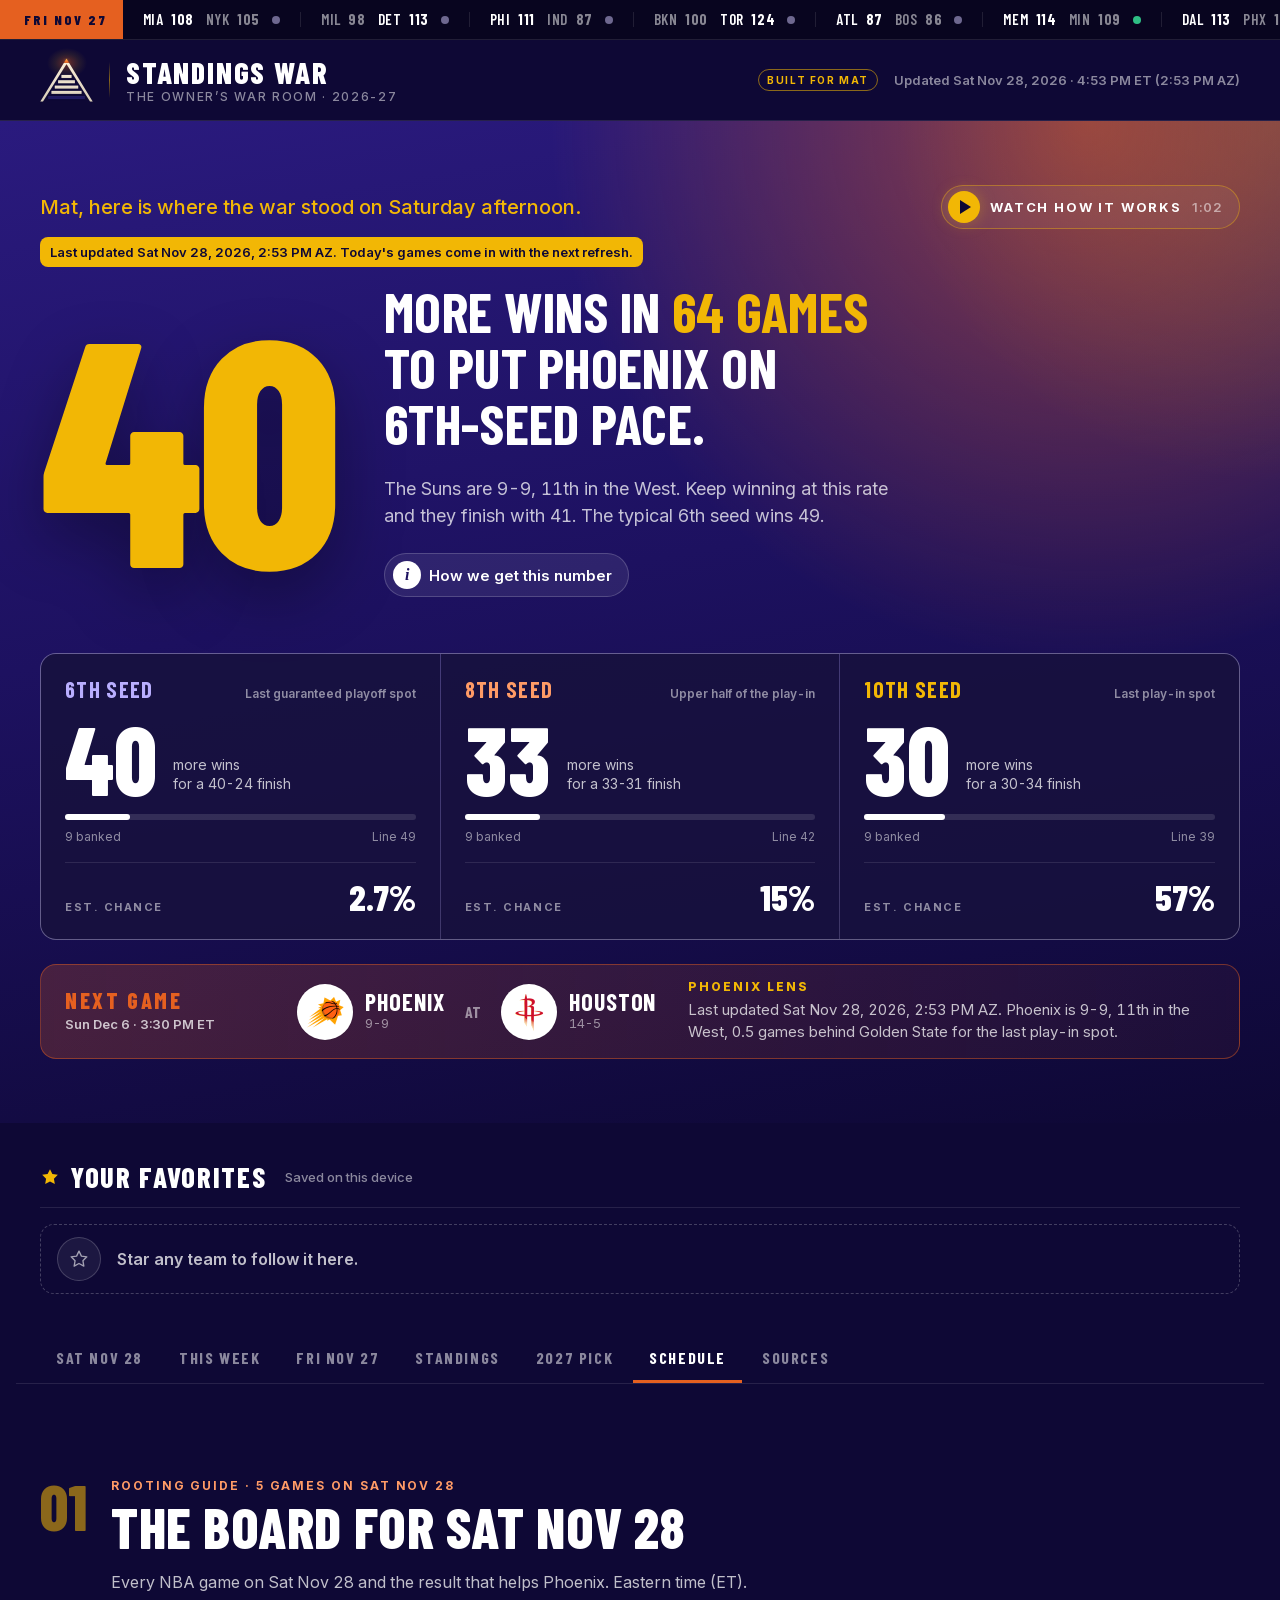
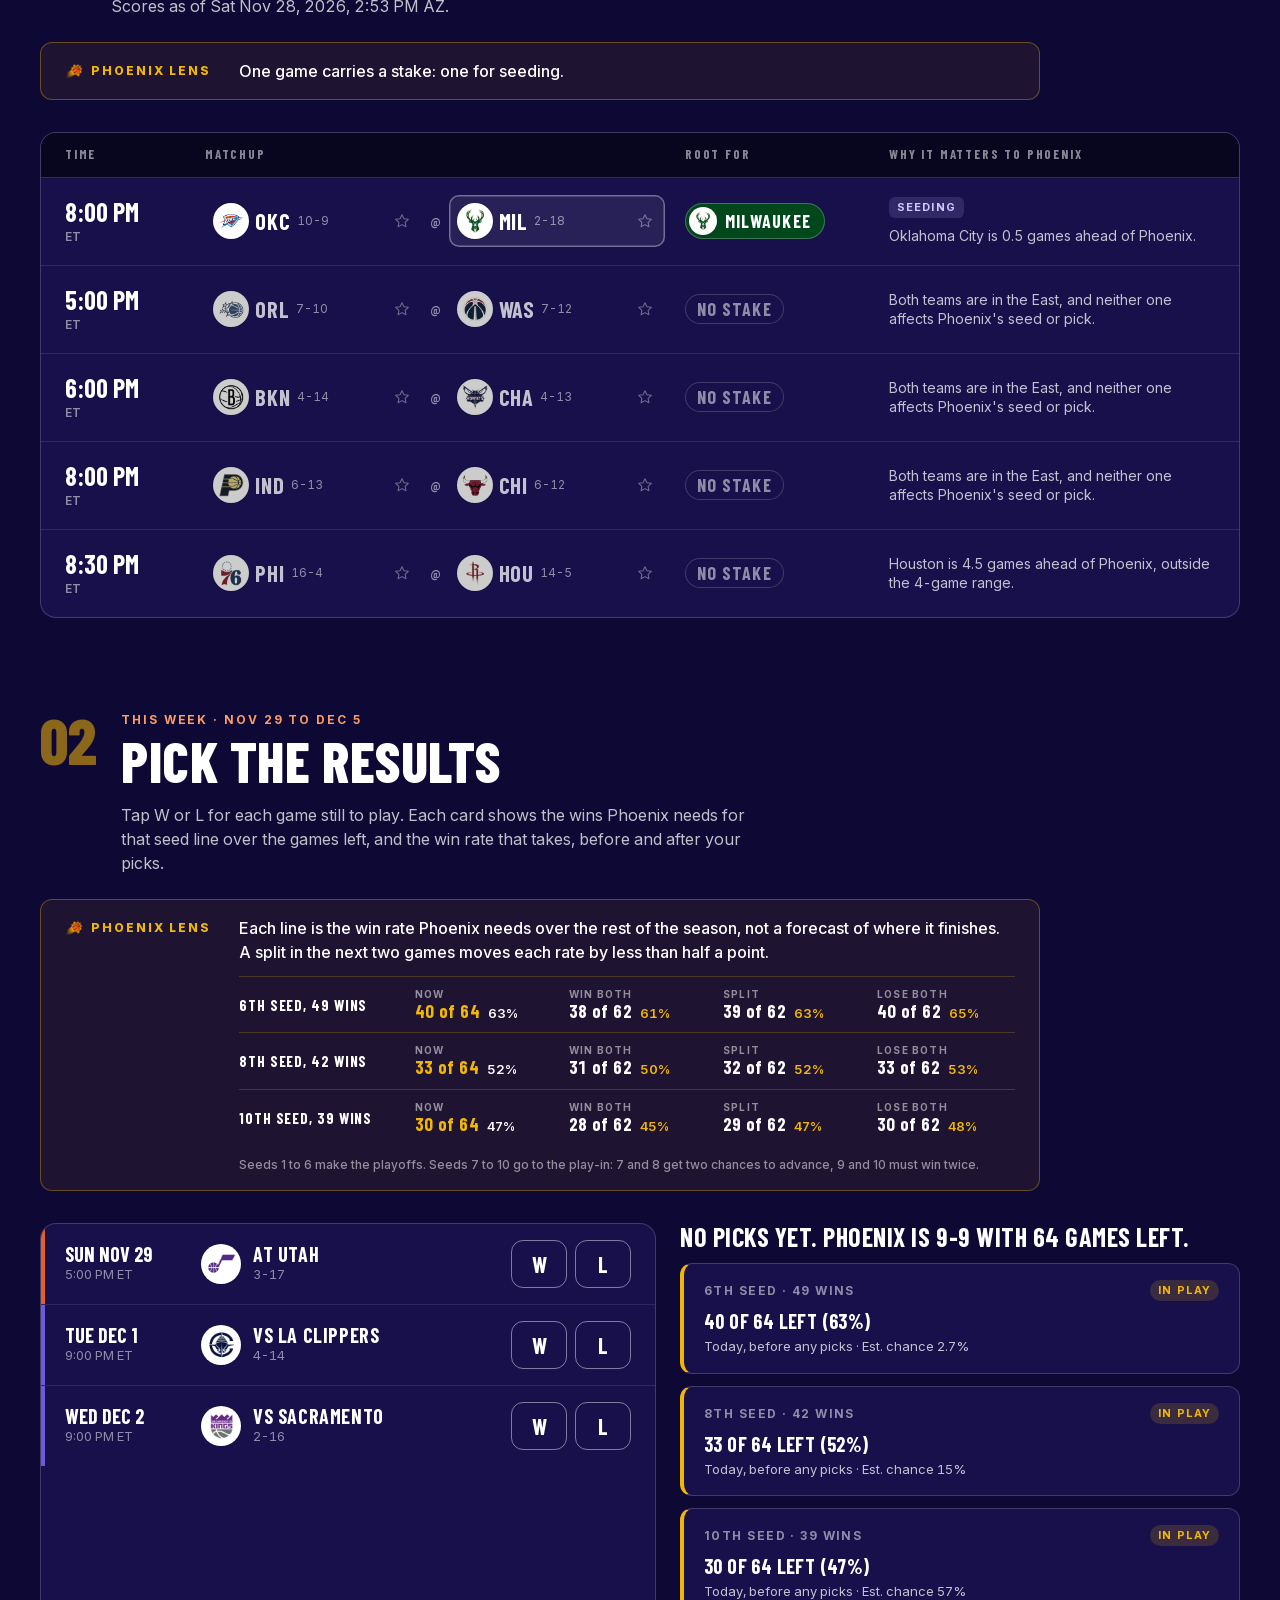
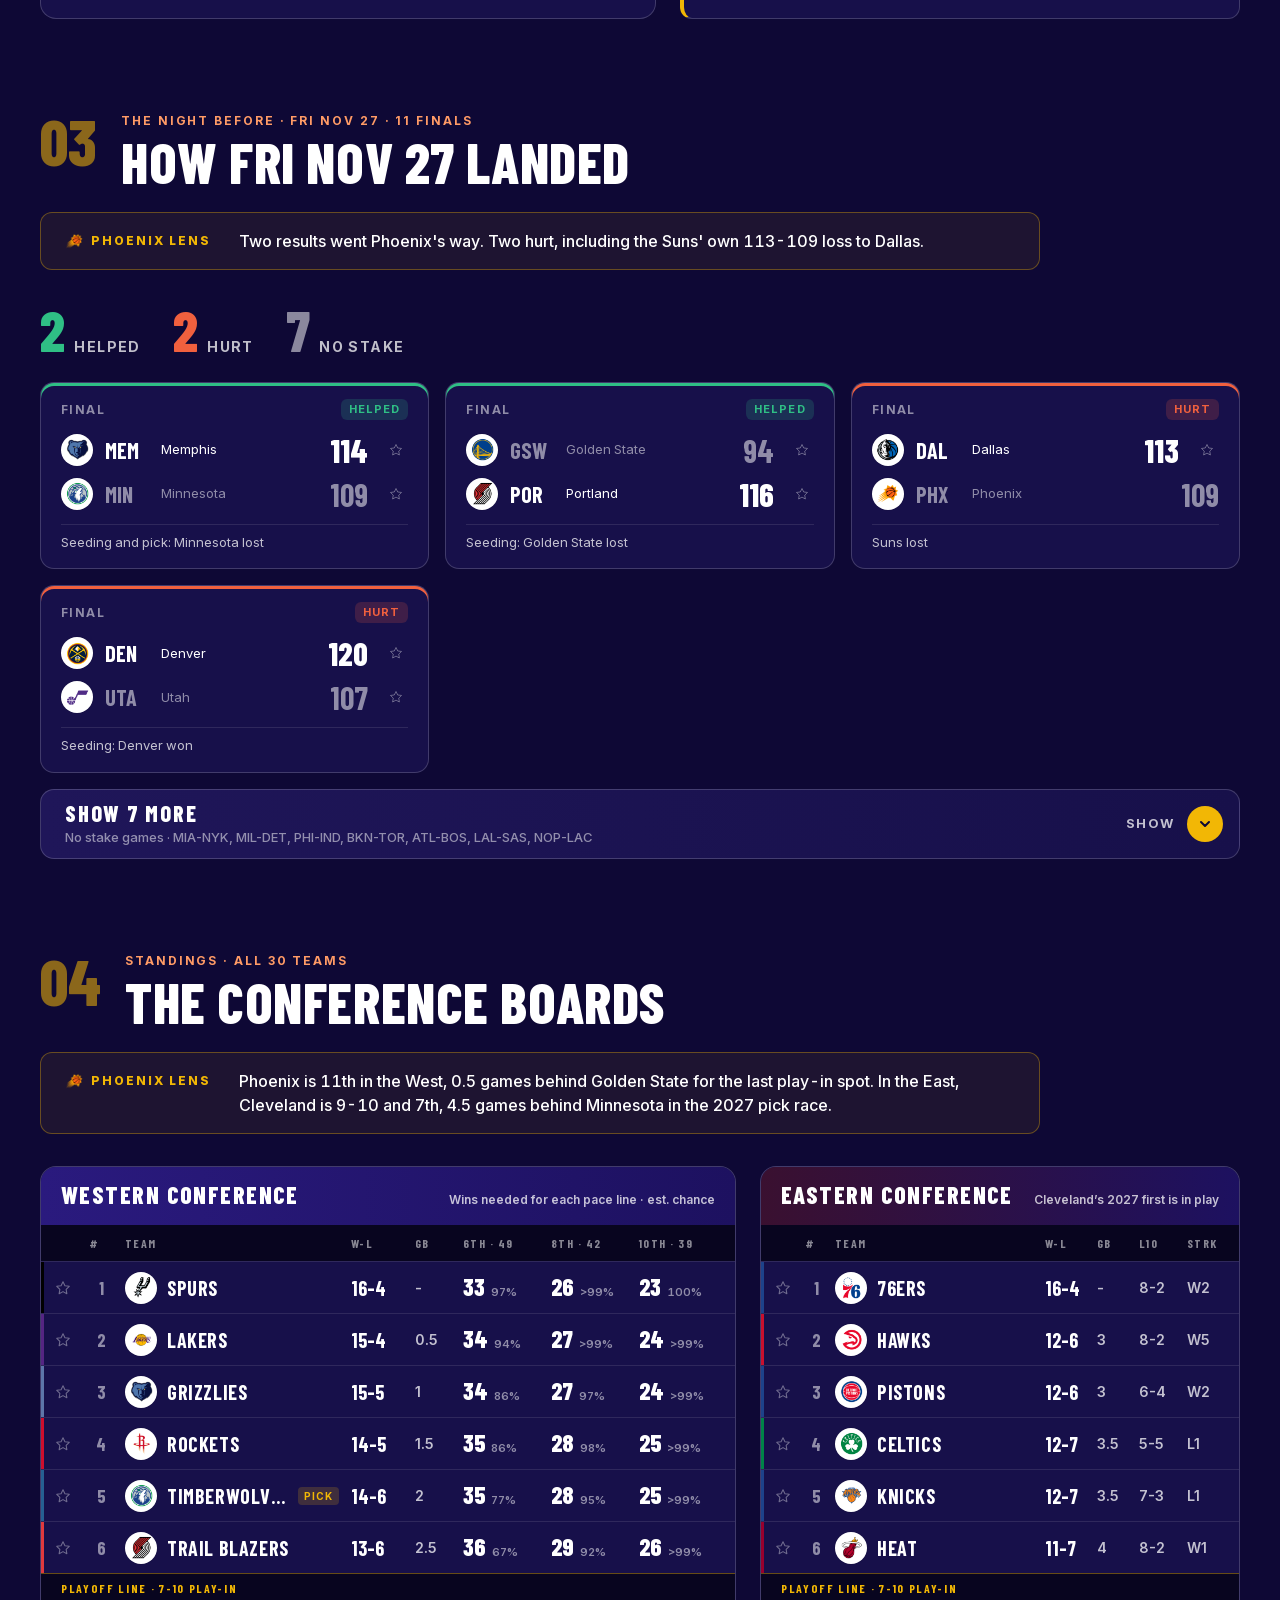
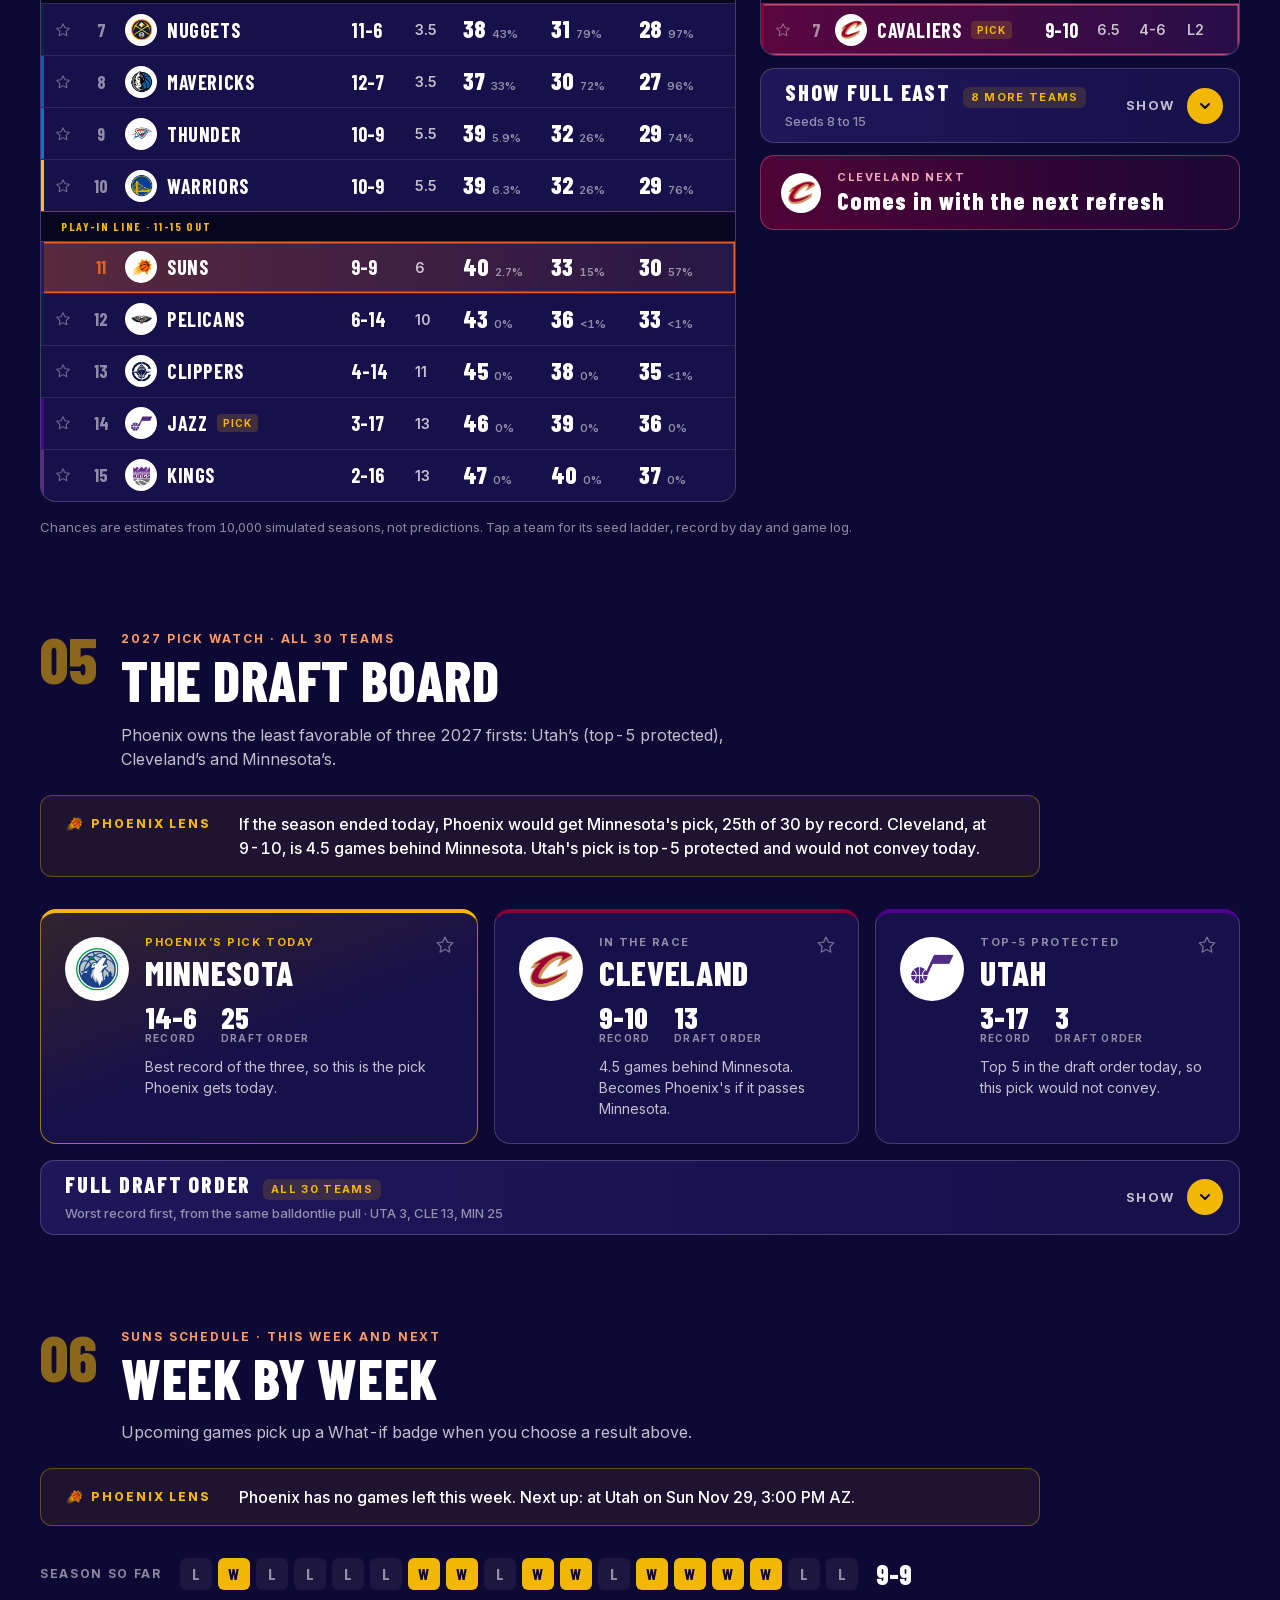
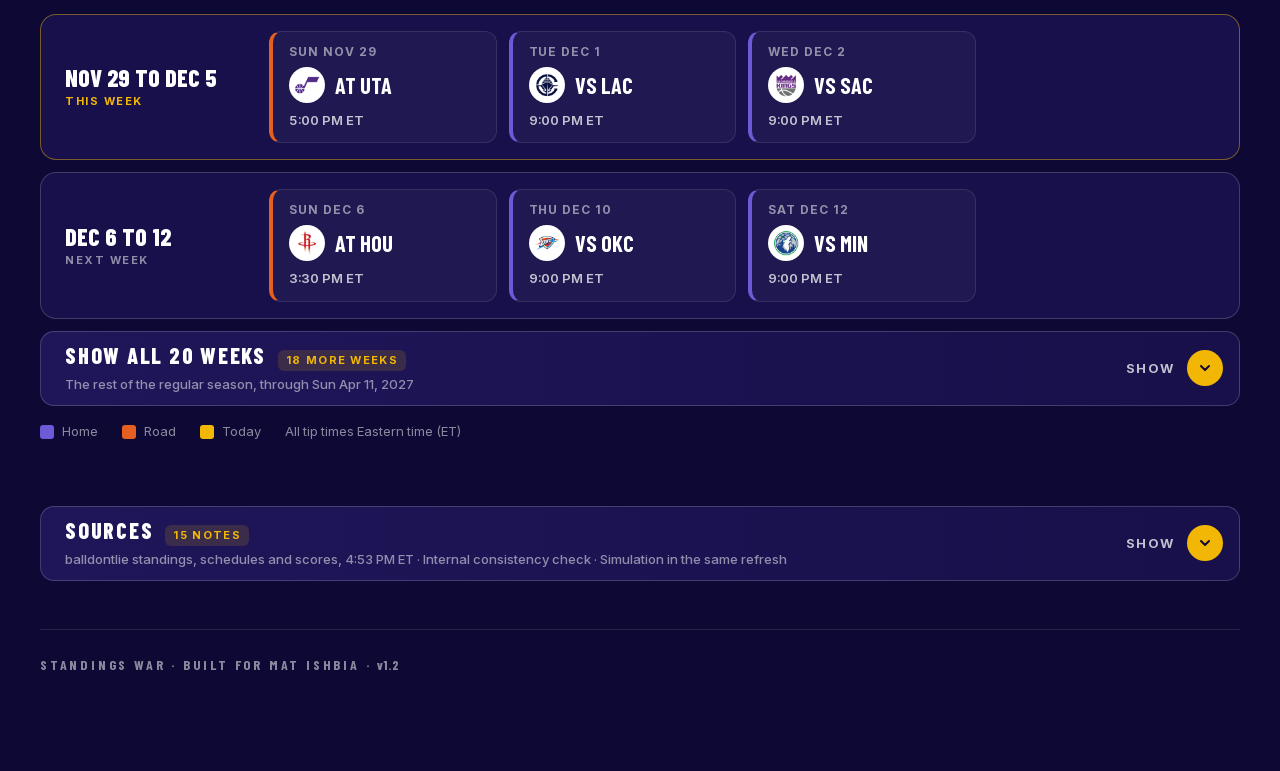
<file: index.html>
<!doctype html>
<html lang="en">
<head>
<meta charset="utf-8">
<meta name="viewport" content="width=device-width, initial-scale=1">
<meta name="color-scheme" content="dark">
<meta name="theme-color" content="#0E0835">
<meta name="robots" content="noindex">
<title>Standings War | Phoenix Suns 2026-27</title>
<meta name="description" content="Wins the Suns still need for 6th, 8th and 10th in the West, plus all 30 teams: both conference boards, tonight's rooting guide, last night's scoreboard, the 2027 pick watch and your favorite teams.">
<meta property="og:type" content="website">
<meta property="og:url" content="https://meltckr.github.io/standings-war/">
<meta property="og:site_name" content="Standings War">
<meta property="og:title" content="Standings War | Phoenix Suns 2026-27">
<meta property="og:description" content="Wins the Suns still need for 6th, 8th and 10th in the West, plus all 30 teams: both conference boards, tonight's rooting guide, last night's scoreboard, the 2027 pick watch and your favorite teams.">
<meta property="og:image" content="https://meltckr.github.io/standings-war/share/og-standings-war-summit-20261117.jpg">
<meta property="og:image:type" content="image/jpeg">
<meta property="og:image:width" content="1200">
<meta property="og:image:height" content="630">
<meta property="og:image:alt" content="Standings War share card: the Summit mark, an ivory staircase with a glowing orange peak, beside the Standings War wordmark on a purple background.">
<meta name="twitter:card" content="summary_large_image">
<meta name="twitter:title" content="Standings War | Phoenix Suns 2026-27">
<meta name="twitter:description" content="Wins the Suns still need for 6th, 8th and 10th in the West, plus all 30 teams: both conference boards, tonight's rooting guide, last night's scoreboard, the 2027 pick watch and your favorite teams.">
<meta name="twitter:image" content="https://meltckr.github.io/standings-war/share/og-standings-war-summit-20261117.jpg">
<meta name="twitter:image:alt" content="Standings War share card: the Summit mark, an ivory staircase with a glowing orange peak, beside the Standings War wordmark on a purple background.">
<link rel="icon" href="favicon.ico" sizes="16x16 32x32 48x48">
<link rel="icon" href="favicon.svg" type="image/svg+xml">
<link rel="icon" href="favicon-32.png" type="image/png" sizes="32x32">
<link rel="icon" href="favicon-16.png" type="image/png" sizes="16x16">
<link rel="apple-touch-icon" href="apple-touch-icon.png" sizes="180x180">
<link rel="manifest" href="site.webmanifest">
<meta name="apple-mobile-web-app-title" content="Standings War">
<link rel="preload" href="fonts/barlow-condensed-800.woff2" as="font" type="font/woff2" crossorigin>
<link rel="preload" href="fonts/barlow-condensed-700.woff2" as="font" type="font/woff2" crossorigin>
<link rel="preload" href="fonts/inter-var.woff2" as="font" type="font/woff2" crossorigin>
<link rel="stylesheet" href="css/styles.css?v=20261117r6">
</head>
<body class="dirB">
<a class="skip" href="#rooting">Skip to tonight's board</a>

<div class="ticker" id="ticker" role="region" aria-label="Last night's final scores">
  <span class="tk-lab">Last night</span>
  <div class="tk-row" id="ticker-row"></div>
</div>

<header class="mast">
  <div class="wrap mast-in">
    <div class="mast-l">
      <span class="mast-mark"><img src="brand/summit-mark-88.png" srcset="brand/summit-mark-88.png 2x, brand/summit-mark-176.png 4x" width="53" height="44" alt="Standings War"></span>
      <span class="mast-div" aria-hidden="true"></span>
      <div>
        <p class="mast-wm">Standings War</p>
        <p class="mast-sub">The owner&rsquo;s war room &middot; <span id="season-label">2026-27</span></p>
      </div>
    </div>
    <div class="mast-r">
      <span class="priv">Built for Mat</span>
      <span class="mast-time" id="stamp"></span>
      <span class="mast-tm" id="stamp-short"></span>
    </div>
  </div>
</header>

<main>
  <section class="hero" id="hero" aria-labelledby="hero-answer">
    <div class="hero-glow"></div>
    <div class="wrap">
      <div class="welcome-row"><p class="welcome" id="welcome"></p><span id="hiw-open-slot"></span></div>
      <p class="stale-note" id="stale-note" hidden></p>
      <div class="hero-row">
        <div class="big44" aria-hidden="true"><span id="hero-num"></span></div>
        <div class="hero-copy">
          <h1 id="hero-answer">Loading the standings.</h1>
          <p class="hero-sub" id="hero-sub"></p>
          <button type="button" class="info-btn" id="pace-info-btn" aria-expanded="false" aria-controls="pace-info">
            <span class="info-i" aria-hidden="true">i</span>How we get this number
          </button>
          <div class="info-panel" id="pace-info" hidden></div>
        </div>
      </div>
      <div class="tote" id="lines" role="list" aria-label="The three lines that matter"></div>
      <div class="tonight-strip" id="tonight-strip"></div>
    </div>
  </section>

  <section class="wrap favs" id="favorites" aria-labelledby="favorites-h"></section>

  <nav class="wrap secnav" id="secnav" aria-label="Sections">
    <a href="#rooting">Tonight</a><a href="#whatif">This week</a><a href="#scoreboard">Last night</a><a href="#standings">Standings</a><a href="#pick">2027 pick</a><a href="#schedule">Schedule</a><a href="#sources">Sources</a>
  </nav>

  <section class="wrap section" id="rooting" aria-labelledby="rooting-h"></section>
  <section class="wrap section" id="whatif" aria-labelledby="whatif-h"></section>
  <section class="wrap section" id="scoreboard" aria-labelledby="scoreboard-h"></section>
  <section class="wrap section" id="standings" aria-labelledby="standings-h"></section>
  <section class="wrap section" id="pick" aria-labelledby="pick-h"></section>
  <section class="wrap section" id="schedule" aria-labelledby="sched-h"></section>
  <section class="wrap section src" id="sources" aria-labelledby="sources-h"></section>
</main>

<dialog class="hiw-dlg" id="hiw-dlg" aria-modal="true" aria-labelledby="hiw-dlg-t"></dialog>

<noscript><p class="wrap">This page needs JavaScript to load the standings.</p></noscript>
<script src="js/pace.js?v=20261117c"></script>
<script src="js/app.js?v=20261118b"></script>
<script src="js/live-scores.js?v=20261118b"></script>
</body>
</html>
</file>
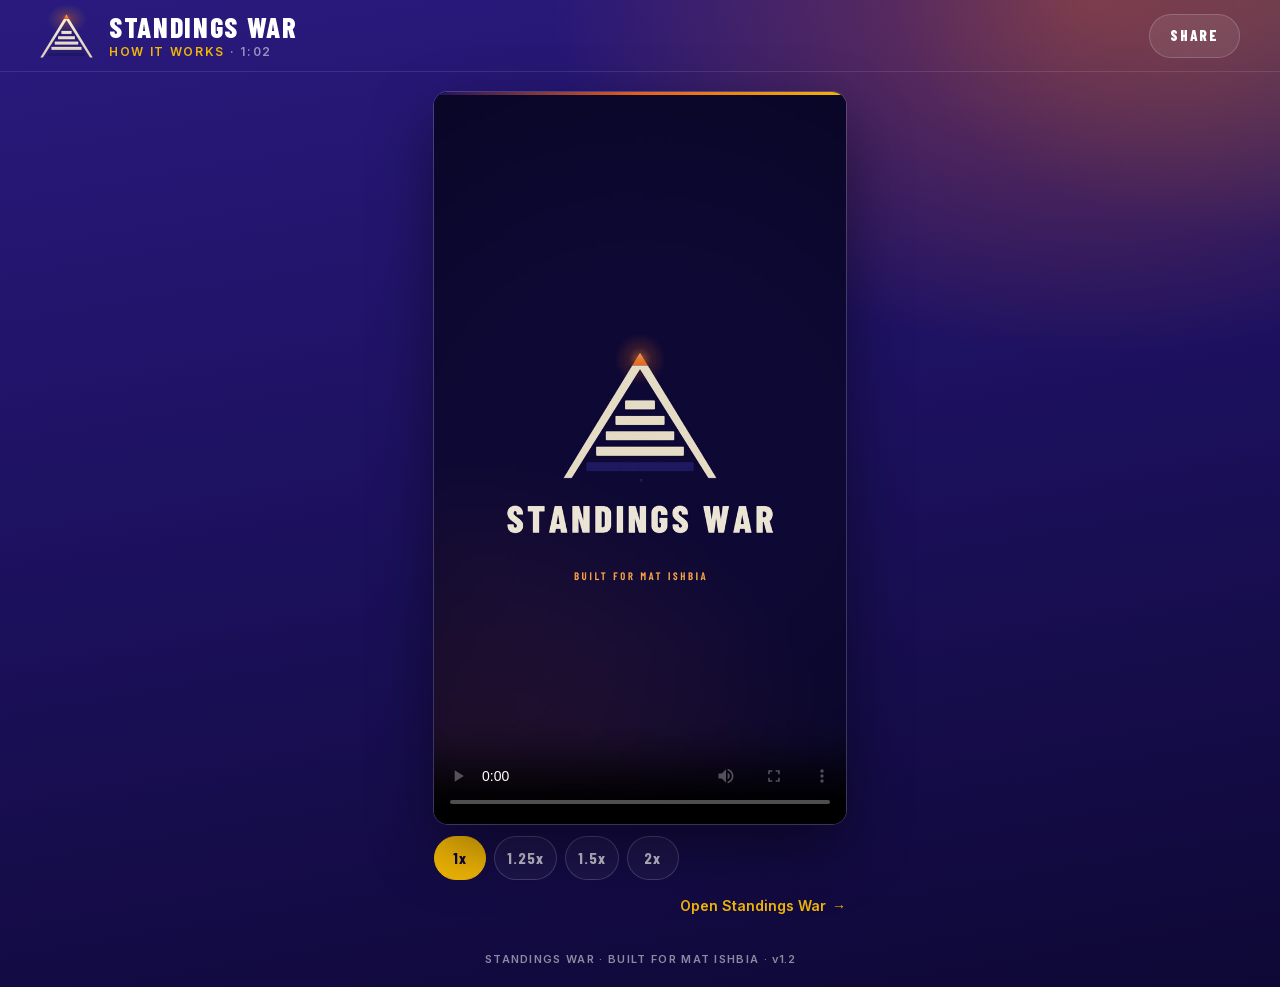
<file: watch/index.html>
<!doctype html>
<html lang="en">
<head>
<meta charset="utf-8">
<meta name="viewport" content="width=device-width, initial-scale=1">
<meta name="color-scheme" content="dark">
<meta name="theme-color" content="#0E0835">
<meta name="robots" content="noindex">
<title>Standings War · How it works</title>
<meta name="version" content="1.2.0">
<meta name="description" content="A 62-second tour of the owner's war room: how to read the race, the lines and the pick.">
<link rel="canonical" href="https://meltckr.github.io/standings-war/watch/">
<meta property="og:type" content="video.other">
<meta property="og:url" content="https://meltckr.github.io/standings-war/watch/">
<meta property="og:site_name" content="Standings War">
<meta property="og:title" content="Standings War · How it works">
<meta property="og:description" content="A 62-second tour of the owner's war room: how to read the race, the lines and the pick.">
<meta property="og:image" content="https://meltckr.github.io/standings-war/share/og-standings-war-watch-v3-20261117.jpg">
<meta property="og:image:secure_url" content="https://meltckr.github.io/standings-war/share/og-standings-war-watch-v3-20261117.jpg">
<meta property="og:image:type" content="image/jpeg">
<meta property="og:image:width" content="1200">
<meta property="og:image:height" content="630">
<meta property="og:image:alt" content="Standings War share card: the Summit mark, an ivory staircase with a glowing orange peak, above the Standings War wordmark and a gold play button that reads How it works, 1:02.">
<meta property="og:video" content="https://meltckr.github.io/standings-war/video/standings-war-how-it-works-v2-9x16.mp4">
<meta property="og:video:url" content="https://meltckr.github.io/standings-war/video/standings-war-how-it-works-v2-9x16.mp4">
<meta property="og:video:secure_url" content="https://meltckr.github.io/standings-war/video/standings-war-how-it-works-v2-9x16.mp4">
<meta property="og:video:type" content="video/mp4">
<meta property="og:video:width" content="720">
<meta property="og:video:height" content="1280">
<meta name="twitter:card" content="summary_large_image">
<meta name="twitter:title" content="Standings War · How it works">
<meta name="twitter:description" content="A 62-second tour of the owner's war room: how to read the race, the lines and the pick.">
<meta name="twitter:image" content="https://meltckr.github.io/standings-war/share/og-standings-war-watch-v3-20261117.jpg">
<meta name="twitter:image:alt" content="Standings War share card: the Summit mark, an ivory staircase with a glowing orange peak, above the Standings War wordmark and a gold play button that reads How it works, 1:02.">
<link rel="icon" href="../favicon.ico" sizes="16x16 32x32 48x48">
<link rel="icon" href="../favicon.svg" type="image/svg+xml">
<link rel="icon" href="../favicon-32.png" type="image/png" sizes="32x32">
<link rel="icon" href="../favicon-16.png" type="image/png" sizes="16x16">
<link rel="apple-touch-icon" href="../apple-touch-icon.png" sizes="180x180">
<meta name="apple-mobile-web-app-title" content="Standings War">
<link rel="preload" href="../fonts/barlow-condensed-800.woff2" as="font" type="font/woff2" crossorigin>
<link rel="preload" href="../fonts/barlow-condensed-700.woff2" as="font" type="font/woff2" crossorigin>
<link rel="preload" href="../fonts/inter-var.woff2" as="font" type="font/woff2" crossorigin>
<style>
/* Standings War, the film on its own page. Tokens, fonts and the player's look follow ../css/styles.css (the War Room). */
@font-face{font-family:"Barlow Condensed";font-style:normal;font-weight:700;font-display:swap;src:url(../fonts/barlow-condensed-700.woff2) format("woff2")}
@font-face{font-family:"Barlow Condensed";font-style:normal;font-weight:800;font-display:swap;src:url(../fonts/barlow-condensed-800.woff2) format("woff2")}
@font-face{font-family:"Inter";font-style:normal;font-weight:400 800;font-display:swap;src:url(../fonts/inter-var.woff2) format("woff2")}
/* --chrome is everything on the first screen that is not the film (header + speed row). The film takes the full width
   unless that would push the speed row off the screen; then it is as tall as fits, so the whole player stays in view. */
:root{--purple:#1D1160;--orange:#E56020;--gold:#F2B705;--night:#0E0835;--rule:rgba(255,255,255,.10);--rule-2:rgba(255,255,255,.18);--tx:#fff;--tx-2:rgba(255,255,255,.74);--tx-3:rgba(255,255,255,.52);
--cond:"Barlow Condensed",sans-serif;--font:Inter,sans-serif;--chrome:112px;--fit:calc((100vh - var(--chrome)) * 9 / 16)}
@supports (height:100dvh){:root{--fit:calc((100dvh - var(--chrome)) * 9 / 16)}}
*{box-sizing:border-box}html{-webkit-text-size-adjust:100%}
body{margin:0;min-height:100vh;min-height:100dvh;color:var(--tx);font:16px/1.5 var(--font);-webkit-font-smoothing:antialiased;
  background:radial-gradient(70% 60% at 85% 0%,rgba(229,96,32,.40) 0%,rgba(229,96,32,0) 60%),radial-gradient(50% 40% at 100% 0%,rgba(242,183,5,.18),rgba(242,183,5,0) 60%),linear-gradient(170deg,#2A1A7E 0%,#1D1160 45%,var(--night) 100%) var(--night)}
h1,p{margin:0}
.top{display:flex;align-items:center;justify-content:space-between;gap:12px;height:52px;padding:0 12px 0 14px;border-bottom:1px solid var(--rule)}
.brand{display:flex;align-items:center;gap:10px;min-width:0}
.mark{position:relative;display:block;width:36px;height:30px;flex:none}
.mark::before{content:"";position:absolute;left:50%;top:-7px;width:28px;height:20px;margin-left:-14px;border-radius:50%;background:radial-gradient(closest-side,rgba(229,96,32,.42),rgba(242,183,5,.10) 60%,rgba(229,96,32,0));pointer-events:none}
.mark img{position:relative;display:block;width:36px;height:30px}
.wm{font:800 21px/1 var(--cond);letter-spacing:.06em;text-transform:uppercase;white-space:nowrap}
.sub{margin-top:4px;font:600 11px/1 var(--font);letter-spacing:.12em;text-transform:uppercase;color:var(--gold);white-space:nowrap}
.sub span{color:var(--tx-3)}
.share{all:unset;box-sizing:border-box;flex:none;min-height:44px;padding:0 16px;display:inline-flex;align-items:center;border-radius:99px;font:800 14px/1 var(--cond);letter-spacing:.12em;text-transform:uppercase;color:#fff;background:rgba(255,255,255,.08);border:1px solid var(--rule-2);cursor:pointer}
.share:hover{background:rgba(255,255,255,.16)}
.stage{display:flex;flex-direction:column;align-items:center}
.frame{position:relative;width:min(100%,480px,max(180px,var(--fit)));aspect-ratio:9/16;border-radius:12px;overflow:hidden;background:#08051F;box-shadow:0 0 0 1px var(--rule-2),0 24px 64px rgba(0,0,0,.45)}
.frame::before{content:"";position:absolute;inset:0 0 auto 0;height:3px;background:linear-gradient(90deg,var(--purple),var(--orange) 50%,var(--gold));z-index:1;pointer-events:none}
.frame video{display:block;width:100%;height:100%;object-fit:contain;background:#08051F}
.bar{display:flex;flex-wrap:wrap;align-items:center;justify-content:space-between;gap:4px 12px;width:100%;padding:8px 12px}
.speed{display:flex;align-items:center;gap:4px}
.rate{all:unset;box-sizing:border-box;min-width:44px;min-height:44px;padding:0 6px;display:inline-flex;align-items:center;justify-content:center;border-radius:99px;font:700 15px/1 var(--cond);letter-spacing:.06em;color:var(--tx-2);border:1px solid var(--rule-2);background:rgba(255,255,255,.04);cursor:pointer}
.rate:hover{border-color:rgba(242,183,5,.5);color:#fff}
.rate[aria-pressed="true"]{background:var(--gold);border-color:var(--gold);color:var(--night)}
.open{display:inline-flex;align-items:center;gap:6px;min-height:44px;margin-left:auto;font:600 14px/1 var(--font);color:var(--gold);text-decoration:none;white-space:nowrap}
.open:hover{color:#fff}
.rate:focus-visible,.share:focus-visible,.open:focus-visible{outline:2px solid var(--gold);outline-offset:2px}
.open:focus-visible{border-radius:6px}
.toast{position:fixed;left:50%;top:60px;z-index:5;transform:translateX(-50%);width:max-content;max-width:calc(100% - 24px);padding:10px 16px;border-radius:12px;background:#08051F;border:1px solid rgba(242,183,5,.45);font-size:13px;line-height:1.4;color:#fff;text-align:center;word-break:break-word}
.toast:empty{display:none}
html:not(.js) .needs-js{display:none}
.foot{padding:4px 12px 20px;text-align:center;font:600 11px/1.4 var(--font);letter-spacing:.12em;text-transform:uppercase;color:var(--tx-3)}
.foot span{text-transform:none;letter-spacing:.04em}
@media (max-width:373px){:root{--chrome:160px}}   /* the speed row wraps to two lines */
@media (max-width:339px){.sub span{display:none}.share{padding:0 12px}}
@media (min-width:700px){
  :root{--chrome:168px}
  .top{height:72px;padding:0 max(24px,calc(50% - 600px))}.brand{gap:16px}
  .mark,.mark img{width:53px;height:44px}.mark::before{top:-10px;width:40px;height:30px;margin-left:-20px}
  .wm{font-size:28px}.sub{margin-top:5px;font-size:12px;letter-spacing:.14em}
  .share{padding:0 20px;font-size:15px}
  .stage{padding-top:20px}
  .frame{border-radius:14px}
  .bar{width:max(366px,min(480px,var(--fit)));padding:12px 0 20px}
  .speed{gap:8px}.rate{min-width:52px;padding:0 12px;font-size:16px}
  .toast{top:84px}
}
</style>
</head>
<body>
<header class="top">
  <div class="brand">
    <span class="mark"><img src="../brand/summit-mark-88.png" srcset="../brand/summit-mark-88.png 2x, ../brand/summit-mark-176.png 4x" width="36" height="30" alt=""></span>
    <div>
      <p class="wm">Standings War</p>
      <h1 class="sub">How it works <span>&middot; 1:02</span></h1>
    </div>
  </div>
  <button type="button" class="share needs-js" id="share">Share</button>
</header>

<main class="stage">
  <div class="frame">
    <video id="film" controls playsinline preload="metadata" poster="../video/poster-v2-9x16.jpg" width="720" height="1280" aria-label="Standings War: how it works, 62 seconds, captions on the picture">
      <source src="../video/standings-war-how-it-works-v2-9x16.mp4" type="video/mp4">
      <a href="../video/standings-war-how-it-works-v2-9x16.mp4">Watch the film (MP4)</a>
    </video>
  </div>
  <div class="bar">
    <div class="speed needs-js" role="group" aria-label="Playback speed">
      <button type="button" class="rate" data-rate="1" aria-pressed="true">1x</button>
      <button type="button" class="rate" data-rate="1.25" aria-pressed="false">1.25x</button>
      <button type="button" class="rate" data-rate="1.5" aria-pressed="false">1.5x</button>
      <button type="button" class="rate" data-rate="2" aria-pressed="false">2x</button>
    </div>
    <a class="open" href="../">Open Standings War <span aria-hidden="true">&rarr;</span></a>
  </div>
  <p class="toast" id="status" role="status" aria-live="polite"></p>
</main>
<footer class="foot" title="Standings War 1.2.0">Standings War &middot; Built for Mat Ishbia &middot; <span>v1.2</span></footer>

<script>
(function () {
  document.documentElement.className = "js";
  var v = document.getElementById("film"), status = document.getElementById("status");
  var rates = Array.prototype.slice.call(document.querySelectorAll(".rate")), rate = 1, timer;
  function setRate(r) {
    rate = r;
    v.playbackRate = r; v.defaultPlaybackRate = r;
    rates.forEach(function (b) { b.setAttribute("aria-pressed", String(parseFloat(b.getAttribute("data-rate")) === r)); });
  }
  rates.forEach(function (b) { b.addEventListener("click", function () { setRate(parseFloat(b.getAttribute("data-rate"))); }); });
  // A speed picked before the film has loaded has to be put back once it does.
  v.addEventListener("loadedmetadata", function () { v.playbackRate = rate; });

  // Share this page's link: the phone's share sheet where there is one, otherwise copy it.
  function say(text, keep) {
    status.textContent = text;
    clearTimeout(timer);
    if (!keep) timer = setTimeout(function () { status.textContent = ""; }, 4000);
  }
  document.getElementById("share").addEventListener("click", function () {
    var url = location.href.split(/[?#]/)[0];
    if (navigator.share) {
      navigator.share({ title: "Standings War: how it works", url: url }).catch(function () {});
      return;
    }
    if (navigator.clipboard && navigator.clipboard.writeText) {
      navigator.clipboard.writeText(url).then(function () { say("Link copied."); }, function () { say("Copy this link: " + url, true); });
    } else say("Copy this link: " + url, true);
  });
})();
</script>
</body>
</html>
</file>
<file: css/styles.css>
/* Standings War: design B, "The War Room".
   Tokens and component rules follow reference/warroom-mock/b.css (the HTML the Figma frames were
   captured from). Additions for behavior the mock does not draw are at the end of this file. */
@font-face{font-family:"Barlow Condensed";font-style:normal;font-weight:500;font-display:swap;src:url(../fonts/barlow-condensed-500.woff2) format("woff2")}
@font-face{font-family:"Barlow Condensed";font-style:normal;font-weight:600;font-display:swap;src:url(../fonts/barlow-condensed-600.woff2) format("woff2")}
@font-face{font-family:"Barlow Condensed";font-style:normal;font-weight:700;font-display:swap;src:url(../fonts/barlow-condensed-700.woff2) format("woff2")}
@font-face{font-family:"Barlow Condensed";font-style:normal;font-weight:800;font-display:swap;src:url(../fonts/barlow-condensed-800.woff2) format("woff2")}
@font-face{font-family:"Inter";font-style:normal;font-weight:400 800;font-display:swap;src:url(../fonts/inter-var.woff2) format("woff2")}
:root{--purple:#1D1160;--orange:#E56020;--gold:#F2B705;--night:#0E0835;--panel:#17104A;--panel-2:#1F1659;--rule:rgba(255,255,255,.10);--rule-2:rgba(255,255,255,.18);--tx:#fff;--tx-2:rgba(255,255,255,.74);--tx-3:rgba(255,255,255,.52);--good:#2FBF85;--bad:#F0603E;--spark:#8C86A8;--spark-axis:rgba(255,255,255,.2);
--cond:"Barlow Condensed",sans-serif;--font:Inter,sans-serif}
*{box-sizing:border-box}body{margin:0;background:var(--night);color:var(--tx);font:16px/1.5 var(--font);-webkit-font-smoothing:antialiased;font-feature-settings:"tnum" 1}
h1,h2,h3,p{margin:0}button{font-family:inherit}.nw{white-space:nowrap}
.wrap{max-width:1248px;margin:0 auto;padding:0 24px}
.plate{display:inline-flex;align-items:center;justify-content:center;border-radius:50%;background:#fff;flex:none;box-shadow:0 0 0 1px rgba(0,0,0,.06)}
.plate img{display:block}
/* ticker */
.ticker{display:flex;align-items:center;height:40px;background:#08051F;border-bottom:1px solid var(--rule);overflow:hidden}
.tk-lab{flex:none;height:100%;display:flex;align-items:center;padding:0 16px 0 24px;background:var(--orange);color:var(--night);font:800 14px/1 var(--cond);letter-spacing:.14em;text-transform:uppercase}
.tk-row{display:flex;gap:0;white-space:nowrap}
.tk-g{display:flex;align-items:center;gap:12px;padding:0 20px;border-right:1px solid var(--rule);font:600 15px/1 var(--cond);letter-spacing:.04em;color:var(--tx-3)}
.tk-t b{font-weight:700;margin-left:4px}.tk-t.w{color:#fff}
.tk-m{width:8px;height:8px;border-radius:50%;background:#6E6890}.tk-m.helped{background:var(--good)}.tk-m.hurt{background:var(--bad)}
/* masthead */
.mast{border-bottom:1px solid var(--rule)}.mast-in{display:flex;align-items:center;justify-content:space-between;height:80px}
.mast-l{display:flex;align-items:center;gap:16px}.mast-mark{position:relative;display:block;width:53px;height:44px;flex:none}.mast-mark::before{content:"";position:absolute;left:50%;top:-10px;width:40px;height:30px;margin-left:-20px;border-radius:50%;background:radial-gradient(closest-side,rgba(229,96,32,.42),rgba(242,183,5,.10) 60%,rgba(229,96,32,0));pointer-events:none}.mast-mark img{position:relative;display:block;width:53px;height:44px}.mast-div{width:1px;height:36px;background:linear-gradient(rgba(242,183,5,0),rgba(242,183,5,.55),rgba(242,183,5,0));flex:none}.mast-wm{font:800 30px/1 var(--cond);letter-spacing:.06em;text-transform:uppercase}
.mast-sub{margin-top:4px;font:500 12px/1 var(--font);letter-spacing:.14em;text-transform:uppercase;color:var(--tx-3)}
.mast-r{display:flex;align-items:center;gap:16px}
.priv{white-space:nowrap;font:700 10px/1 var(--font);letter-spacing:.16em;text-transform:uppercase;color:var(--gold);border:1px solid rgba(242,183,5,.55);padding:5px 8px;border-radius:99px}
.mast-time{font:600 13px var(--font);color:var(--tx-3)}
/* hero */
.hero{position:relative;overflow:hidden;padding:64px 0 64px;background:radial-gradient(70% 90% at 85% 0%,rgba(229,96,32,.55) 0%,rgba(229,96,32,0) 60%),radial-gradient(50% 60% at 100% 0%,rgba(242,183,5,.25),rgba(242,183,5,0) 60%),linear-gradient(170deg,#2A1A7E 0%,#1D1160 45%,var(--night) 100%)}
.welcome{font:500 20px/1.3 var(--font);color:var(--gold)}
.hero-row{display:grid;grid-template-columns:auto 1fr;gap:48px;align-items:center;margin-top:16px}
.big44 span{display:block;font:800 320px/.8 var(--cond);letter-spacing:-.02em;color:var(--gold);text-shadow:0 24px 64px rgba(0,0,0,.35)}
.hero h1{font:700 56px/1 var(--cond);text-transform:uppercase;letter-spacing:.005em;max-width:16ch}
.hero h1 b{color:var(--gold)}
.hero-sub{margin-top:24px;font-size:18px;color:var(--tx-2);max-width:46ch}
.info-btn{margin-top:24px;display:inline-flex;align-items:center;gap:8px;height:44px;padding:0 16px 0 8px;font:600 15px/1 var(--font);color:#fff;background:rgba(255,255,255,.08);border:1px solid var(--rule-2);border-radius:99px}
.info-i{width:28px;height:28px;border-radius:50%;background:#fff;color:var(--purple);display:inline-flex;align-items:center;justify-content:center;font:italic 800 16px/1 Georgia,serif}
.tote{margin-top:56px;display:grid;grid-template-columns:repeat(3,1fr);gap:1px;background:var(--rule-2);border:1px solid var(--rule-2);border-radius:16px;overflow:hidden}
.tt{background:rgba(14,8,53,.82);padding:24px}
.tt-h{display:flex;justify-content:space-between;align-items:baseline}.tt-h b{font:700 22px/1 var(--cond);text-transform:uppercase;letter-spacing:.06em}.tt-h span{font-size:12px;color:var(--tx-3);font-weight:600}
.tt6 .tt-h b{color:#B9AEFF}.tt8 .tt-h b{color:#FF9B66}.tt10 .tt-h b{color:var(--gold)}
.tt-n{display:flex;align-items:flex-end;gap:16px;margin-top:16px}.tt-n .n{font:800 96px/.82 var(--cond)}.tt-n .u{font-size:14px;color:var(--tx-2);line-height:1.35;padding-bottom:4px}
.meter{margin-top:16px;height:6px;border-radius:99px;background:rgba(255,255,255,.12)}.meter span{display:block;height:100%;border-radius:99px;background:#fff}
.tt-cap{margin-top:8px;display:flex;justify-content:space-between;font-size:12px;color:var(--tx-3)}
.tt-ch{margin-top:16px;padding-top:16px;border-top:1px solid var(--rule);display:flex;justify-content:space-between;align-items:baseline}.tt-ch span{font:700 11px var(--font);letter-spacing:.14em;text-transform:uppercase;color:var(--tx-3)}.tt-ch b{font:800 36px/1 var(--cond)}
.tonight-strip{margin-top:24px;display:grid;grid-template-columns:200px auto 1fr;gap:32px;align-items:center;padding:16px 24px;border-radius:16px;background:linear-gradient(90deg,rgba(229,96,32,.24),rgba(229,96,32,.06));border:1px solid rgba(229,96,32,.45)}
.ts-l{display:flex;flex-direction:column;gap:4px}.ts-k{font:800 22px/1 var(--cond);letter-spacing:.12em;text-transform:uppercase;color:var(--orange)}.ts-t{font-size:13px;color:var(--tx-2);font-weight:600}
.ts-m{display:flex;align-items:center;gap:12px}.ts-m div{display:flex;flex-direction:column}.ts-m b{font:700 24px/1 var(--cond);text-transform:uppercase;letter-spacing:.04em}.ts-m div span{font-size:13px;color:var(--tx-3)}
.ts-at{font:700 16px var(--cond);color:var(--tx-3);text-transform:uppercase;margin:0 8px}
.ts-lens{font-size:15px;color:var(--tx-2);line-height:1.45}.lens-k{display:inline-flex;align-items:center;gap:8px;font:800 12px/1 var(--font);letter-spacing:.16em;text-transform:uppercase;color:var(--gold);margin-right:12px}
/* nav */
.secnav{display:flex;gap:4px;margin-top:40px;border-bottom:1px solid var(--rule)}
.secnav a{font:700 16px/1 var(--cond);letter-spacing:.1em;text-transform:uppercase;color:var(--tx-3);padding:16px 16px 14px;border-bottom:3px solid transparent}
.secnav a.on{color:#fff;border-bottom-color:var(--orange)}
/* section heads */
.section{padding-top:96px}
.sh{display:flex;gap:24px;align-items:flex-start}
.sh-n{font:800 64px/.8 var(--cond);color:transparent;-webkit-text-stroke:1.5px rgba(242,183,5,.7)}
.kicker{font:700 12px/1 var(--font);letter-spacing:.16em;text-transform:uppercase;color:#FF9B66}
.section h2{margin-top:8px;font:800 56px/.95 var(--cond);text-transform:uppercase;letter-spacing:.01em}
.lede{margin-top:16px;font-size:16px;color:var(--tx-2);max-width:64ch}
.lens{margin-top:24px;display:flex;align-items:flex-start;gap:16px;padding:16px 24px;border-radius:12px;background:rgba(242,183,5,.07);border:1px solid rgba(242,183,5,.35);max-width:1000px}
.lens .lens-k{flex:none;padding-top:3px}.lens p{font-size:16px;font-weight:500;line-height:1.5}
.fine{margin-top:16px;font-size:13px;color:var(--tx-3)}
/* tonight board */
.tb{margin-top:32px;border-radius:16px;overflow:hidden;border:1px solid var(--rule-2);background:var(--panel)}
.tb-h,.tb-r{display:grid;grid-template-columns:120px 420px 200px 1fr;gap:24px;align-items:center;padding:0 24px}
.tb-h{height:44px;background:#08051F;font:700 13px/1 var(--cond);letter-spacing:.14em;text-transform:uppercase;color:var(--tx-3)}
.tb-r{min-height:88px;border-top:1px solid var(--rule);padding-top:12px;padding-bottom:12px}
.tb-r.k-suns{background:linear-gradient(90deg,rgba(229,96,32,.22),rgba(229,96,32,0) 70%);box-shadow:inset 4px 0 0 var(--orange)}
.tb-r.k-none .plate{filter:saturate(.45) brightness(.8)}.tb-r.k-none .ms b{color:var(--tx-2)}
.tb-t{display:flex;flex-direction:column;gap:4px}.tm1{font:700 26px/1 var(--cond)}.tm2{font:600 12px var(--font);color:var(--tx-3)}
.live{display:inline-flex;align-items:center;gap:6px;font:800 16px/1 var(--cond);letter-spacing:.12em;text-transform:uppercase;color:#FF5A5F}.live i{width:8px;height:8px;border-radius:50%;background:#FF5A5F;box-shadow:0 0 0 4px rgba(255,90,95,.25)}
.tb-m{display:flex;align-items:center;gap:12px}
.ms{display:flex;align-items:center;gap:8px;flex:1;padding:8px;border-radius:10px}.ms b{font:700 22px/1 var(--cond);letter-spacing:.04em}.ms i{font-style:normal;font-size:12px;color:var(--tx-3)}.ms em{margin-left:auto;font:800 28px/1 var(--cond);font-style:normal}
.ms.r{background:rgba(255,255,255,.07);box-shadow:inset 0 0 0 1.5px rgba(255,255,255,.35)}
.at{font:600 14px var(--cond);color:var(--tx-3)}
.rf{display:inline-flex;align-items:center;gap:8px;padding:4px 14px 4px 4px;border-radius:99px;background:var(--tc);font:700 18px/1 var(--cond);text-transform:uppercase;letter-spacing:.06em;color:#fff;box-shadow:inset 0 0 0 1px rgba(255,255,255,.25)}
.rf.none{background:transparent;padding:6px 12px;color:var(--tx-3);box-shadow:inset 0 0 0 1px var(--rule-2)}
.tb-w{display:flex;flex-direction:column;gap:8px}.wy{font-size:14px;color:var(--tx-2);line-height:1.4}
.tags{display:flex;gap:8px;flex-wrap:wrap}
.tag{font:700 11px/1 var(--font);letter-spacing:.1em;text-transform:uppercase;padding:5px 8px;border-radius:6px}.t-seed{background:rgba(185,174,255,.16);color:#CFC7FF}.t-pick{background:rgba(242,183,5,.16);color:var(--gold)}
.going{font:700 11px/1 var(--font);letter-spacing:.06em;text-transform:uppercase;padding:5px 8px;border-radius:6px}.going.good{background:rgba(47,191,133,.16);color:var(--good)}.going.bad{background:rgba(240,96,62,.16);color:var(--bad)}
/* what-if */
.wf{margin-top:32px;display:grid;grid-template-columns:1.1fr 1fr;gap:24px}
.wf-games{border-radius:16px;overflow:hidden;border:1px solid var(--rule-2);background:var(--panel)}
.wg{display:grid;grid-template-columns:120px 1fr auto;gap:16px;align-items:center;padding:16px 24px;border-top:1px solid var(--rule)}.wg:first-child{border-top:0}
.wg.road{box-shadow:inset 4px 0 0 var(--orange)}.wg.home{box-shadow:inset 4px 0 0 #6B5BD6}.wg.fin{background:rgba(255,255,255,.03)}
.wg-d{display:flex;flex-direction:column}.wg-d b{font:700 20px/1.1 var(--cond);text-transform:uppercase}.wg-d span{font-size:13px;color:var(--tx-3)}
.wg-o{display:flex;align-items:center;gap:12px}.wg-o div{display:flex;flex-direction:column}.wg-o b{font:700 20px/1.1 var(--cond);text-transform:uppercase;letter-spacing:.03em}.wg-o span{font-size:13px;color:var(--tx-3)}
.cup{font:700 10px/1 var(--font);letter-spacing:.12em;text-transform:uppercase;color:var(--gold);margin-left:6px}
.res{font:700 14px/1 var(--font);font-style:normal;padding:8px 12px;border-radius:99px;border:1px solid var(--rule-2);color:var(--tx-2)}
.wlb{display:flex;gap:8px}.wlb button{width:56px;height:48px;border-radius:12px;border:1.5px solid rgba(255,255,255,.45);background:transparent;color:#fff;font:700 22px var(--cond)}
.wf-hl{font:700 26px/1.1 var(--cond);text-transform:uppercase;letter-spacing:.02em}
.vd{margin-top:12px;padding:16px 20px;border-radius:12px;background:var(--panel);border:1px solid var(--rule-2);border-left:4px solid var(--gold)}
.vd-h{display:flex;justify-content:space-between;align-items:center}.vd-h span{font:700 12px var(--font);letter-spacing:.12em;text-transform:uppercase;color:var(--tx-3)}.vd-h em{font-style:normal;font:700 11px/1 var(--font);letter-spacing:.1em;text-transform:uppercase;padding:5px 8px;border-radius:99px;background:rgba(242,183,5,.16);color:var(--gold)}
.vd p{margin-top:8px;font:700 20px/1.2 var(--cond);text-transform:uppercase;letter-spacing:.02em}.vd-n{display:block;margin-top:4px;font-size:13px;color:var(--tx-2)}
/* last night */
.tally{margin-top:32px;display:flex;gap:32px}.tally span{display:flex;align-items:baseline;gap:8px;font:700 14px var(--font);letter-spacing:.1em;text-transform:uppercase;color:var(--tx-2)}.tally b{font:800 56px/1 var(--cond)}
.tally .helped b{color:var(--good)}.tally .hurt b{color:var(--bad)}.tally .none b{color:var(--tx-3)}
.sb{margin-top:24px;display:grid;grid-template-columns:repeat(3,1fr);gap:16px}
.sb-g{background:var(--panel);border:1px solid var(--rule-2);border-radius:14px;padding:16px 20px;position:relative;overflow:hidden}
.sb-g.helped{box-shadow:inset 0 3px 0 var(--good)}.sb-g.hurt{box-shadow:inset 0 3px 0 var(--bad)}
.sb-t{display:flex;justify-content:space-between;align-items:center;margin-bottom:8px}.sb-t span{font:700 12px var(--font);letter-spacing:.12em;text-transform:uppercase;color:var(--tx-3)}
.mk{font:700 11px/1 var(--font);letter-spacing:.1em;text-transform:uppercase;padding:5px 8px;border-radius:6px;background:rgba(255,255,255,.1);color:var(--tx-2)}.mk.helped{background:rgba(47,191,133,.18);color:var(--good)}.mk.hurt{background:rgba(240,96,62,.18);color:var(--bad)}
.sb-r{display:flex;align-items:center;gap:12px;padding:6px 0;color:var(--tx-3)}.sb-r b{font:700 22px/1 var(--cond);width:44px}.sb-r span{font-size:13px}.sb-r em{margin-left:auto;font:700 32px/1 var(--cond);font-style:normal}
.sb-r.w{color:#fff}.sb-r.w em{font-weight:800}
.sb-g p{margin-top:8px;padding-top:8px;border-top:1px solid var(--rule);font-size:13px;color:var(--tx-2)}
/* boards */
.boards{margin-top:32px;display:grid;grid-template-columns:1.45fr 1fr;gap:24px;align-items:start}
.bd{background:var(--panel);border:1px solid var(--rule-2);border-radius:16px;overflow:hidden}
.bd-t{display:flex;justify-content:space-between;align-items:baseline;padding:16px 20px;background:linear-gradient(90deg,#2A1A7E,#1D1160)}.bd-t b{font:800 24px/1 var(--cond);text-transform:uppercase;letter-spacing:.06em}.bd-t span{font-size:12px;color:var(--tx-2);font-weight:600}
.east .bd-t{background:linear-gradient(90deg,#3A1030,#1D1160)}
.bd-h,.bd-r{display:grid;align-items:center;gap:12px;padding:0 20px}
.west .bd-h,.west .bd-r{grid-template-columns:28px 1fr 52px 36px 76px 76px 76px}
.east .bd-h,.east .bd-r{grid-template-columns:28px 1fr 52px 40px 44px 40px}
.bd-h{height:36px;background:#08051F;font:700 12px/1 var(--cond);letter-spacing:.12em;text-transform:uppercase;color:var(--tx-3)}
.bd-r{height:52px;border-top:1px solid var(--rule);position:relative}
.bd-r::after{content:"";position:absolute;left:0;top:0;bottom:0;width:3px;background:var(--tc)}
.sd{font:700 18px/1 var(--cond);color:var(--tx-3);text-align:center}
.tm{display:flex;align-items:center;gap:10px}.tm b{font:700 20px/1 var(--cond);text-transform:uppercase;letter-spacing:.03em;white-space:nowrap}
.pf{font-style:normal;font:700 10px/1 var(--font);letter-spacing:.1em;text-transform:uppercase;padding:4px 6px;border-radius:4px;background:rgba(242,183,5,.18);color:var(--gold)}
.wl{font:700 20px/1 var(--cond)}.gb{font:600 14px var(--font);color:var(--tx-2)}
.pc{display:flex;align-items:baseline;gap:6px}.pc b{font:800 24px/1 var(--cond)}.pc i{font-style:normal;font-size:11px;color:var(--tx-3);font-weight:600}
.bd-r.me{background:linear-gradient(90deg,rgba(229,96,32,.32),rgba(229,96,32,.08));box-shadow:inset 0 0 0 1.5px var(--orange)}.bd-r.me .sd{color:var(--orange)}
.bd-r.cle{background:linear-gradient(90deg,rgba(134,0,56,.6),rgba(134,0,56,.15));box-shadow:inset 0 0 0 1.5px #C0496F}
.cut{padding:6px 20px;background:#08051F;font:700 12px/1.4 var(--cond);letter-spacing:.14em;text-transform:uppercase;color:var(--gold);border-top:1px solid rgba(242,183,5,.4)}
/* pick */
.p3{margin-top:32px;display:grid;grid-template-columns:1.2fr 1fr 1fr;gap:16px}
.p{display:flex;gap:16px;padding:24px;border-radius:16px;background:var(--panel);border:1px solid var(--rule-2);border-top:4px solid var(--tc)}
.p.land{background:linear-gradient(160deg,rgba(242,183,5,.16),var(--panel) 55%);border-color:rgba(242,183,5,.6);border-top-color:var(--gold)}
.p-b{display:flex;flex-direction:column}.p-l{font:700 11px/1 var(--font);letter-spacing:.14em;text-transform:uppercase;color:var(--tx-3)}.p.land .p-l{color:var(--gold)}
.p-b>b{margin-top:8px;font:800 34px/1 var(--cond);text-transform:uppercase;letter-spacing:.02em}
.p-n{margin-top:12px;display:flex;gap:24px}.p-n span{display:flex;flex-direction:column;font:700 10px var(--font);letter-spacing:.12em;text-transform:uppercase;color:var(--tx-3)}.p-n em{font:800 30px/1 var(--cond);font-style:normal;color:#fff;letter-spacing:0}
.p-b p{margin-top:12px;font-size:14px;color:var(--tx-2)}
.dboard{margin-top:24px;display:grid;grid-template-columns:repeat(10,1fr);gap:8px}
.dc{display:flex;flex-direction:column;align-items:center;gap:6px;padding:12px 8px;border-radius:12px;background:var(--panel);border:1px solid var(--rule)}
.dp{font:700 14px/1 var(--cond);color:var(--tx-3);letter-spacing:.06em}.dc b{font:700 16px/1 var(--cond);letter-spacing:.06em}.dr{font-size:12px;color:var(--tx-3);font-weight:600}
.dc.pick{border-color:var(--tc);box-shadow:inset 0 0 0 1px var(--tc);background:linear-gradient(180deg,rgba(255,255,255,.06),var(--panel))}
.dc.pick .dp{color:#fff}
.dc.land{border-color:var(--gold);box-shadow:inset 0 0 0 2px var(--gold);background:linear-gradient(180deg,rgba(242,183,5,.18),var(--panel))}.dc.land .dp{color:var(--gold)}
.dc.suns{box-shadow:inset 0 0 0 2px var(--orange);border-color:var(--orange)}
/* schedule */
.ssn{margin-top:32px;display:flex;align-items:center;gap:6px}.ssn span{font:700 12px var(--font);letter-spacing:.14em;text-transform:uppercase;color:var(--tx-3);margin-right:12px}
.ssn i{font-style:normal;width:32px;height:32px;border-radius:6px;display:inline-flex;align-items:center;justify-content:center;font:700 16px var(--cond);background:rgba(255,255,255,.06);color:var(--tx-3)}.ssn i.W{background:var(--gold);color:var(--night)}
.ssn b{margin-left:12px;font:800 28px/1 var(--cond)}
.wks{margin-top:24px;display:grid;gap:12px}
.wk{display:grid;grid-template-columns:180px 1fr;gap:24px;align-items:center;padding:16px 24px;background:var(--panel);border:1px solid var(--rule-2);border-radius:16px}
.wk-l{display:flex;flex-direction:column;gap:4px}.wk-l b{font:800 24px/1 var(--cond);text-transform:uppercase}.wk-l span{font:700 11px var(--font);letter-spacing:.14em;text-transform:uppercase;color:var(--gold)}
.wk-g{display:grid;grid-template-columns:repeat(4,1fr);gap:12px}
.tix{display:flex;flex-direction:column;gap:8px;padding:12px 16px;border-radius:12px;background:rgba(255,255,255,.04);border:1px solid var(--rule);border-left:4px solid #6B5BD6}
.tix.road{border-left-color:var(--orange)}.tix.today{background:rgba(242,183,5,.1);border-color:rgba(242,183,5,.6);border-left-color:var(--gold)}
.tx-d{font:700 12px var(--font);letter-spacing:.08em;text-transform:uppercase;color:var(--tx-3)}.tix.today .tx-d{color:var(--gold)}
.tx-o{display:flex;align-items:center;gap:10px}.tx-o b{font:700 22px/1 var(--cond);text-transform:uppercase}
.tix em{font-style:normal;font-size:13px;color:var(--tx-2);font-weight:600}.tix .res{align-self:flex-start;padding:4px 8px;font-size:12px}
.tix .cup{margin:0}
.key{margin-top:16px;display:flex;gap:24px;font-size:13px;color:var(--tx-3)}.key span{display:flex;align-items:center;gap:8px}.key i{width:14px;height:14px;border-radius:3px}.key .home{background:#6B5BD6}.key .road{background:var(--orange)}.key .tdy{background:var(--gold)}
/* sources */
.src{padding-bottom:96px}.src h2{font-size:36px}
.src-g{margin-top:24px;padding-top:24px;border-top:1px solid var(--rule);display:grid;grid-template-columns:repeat(4,1fr);gap:24px}
.src-g h3{font:700 16px/1 var(--cond);letter-spacing:.12em;text-transform:uppercase;color:var(--tx-2)}.src-g p{margin-top:8px;font-size:14px;color:var(--tx-3)}
.colo{margin-top:48px;padding-top:24px;border-top:1px solid var(--rule);font:700 14px/1 var(--cond);letter-spacing:.2em;text-transform:uppercase;color:var(--tx-3)}
/* ---------- PHONE ---------- */
@media (max-width:600px){
.wrap{padding:0 16px}
.ticker{height:36px}.tk-lab{padding:0 12px;font-size:12px}.tk-g{padding:0 12px;font-size:14px}
.mast-in{height:64px}.mast-wm{font-size:22px}.mast-sub{display:none}.mast-l{gap:10px}.mast-mark,.mast-mark img{width:36px;height:30px}.mast-mark::before{top:-7px;width:28px;height:20px;margin-left:-14px}.mast-div{display:none}.mast-wm{white-space:nowrap}.mast-time{display:none}
.hero{padding:32px 0 32px}.welcome{font-size:16px}
.hero-row{grid-template-columns:1fr;gap:8px;margin-top:8px}.big44 span{font-size:200px;line-height:.82}
.hero h1{font-size:40px}.hero-sub{font-size:15px;margin-top:16px}
.tote{grid-template-columns:1fr;margin-top:32px}.tt{padding:16px 20px;display:grid;grid-template-columns:1fr auto;column-gap:16px;align-items:center}
.tt-h{grid-column:1/-1}.tt-n{margin-top:8px}.tt-n .n{font-size:72px}.meter,.tt-cap{display:none}
.tt-ch{margin:0;padding:0;border:0;flex-direction:column;align-items:flex-end;gap:4px}.tt-ch b{font-size:32px}
.tonight-strip{grid-template-columns:1fr;gap:16px;padding:16px}
.ts-m b{font-size:20px}.ts-m .plate{width:44px!important;height:44px!important}
.secnav{overflow:hidden;margin-top:24px}.secnav a{font-size:14px;padding:14px 10px 12px;white-space:nowrap}
.section{padding-top:64px}.sh{gap:12px}.sh-n{font-size:40px}.section h2{font-size:40px}.lede{font-size:15px}
.lens{flex-direction:column;gap:8px;padding:16px}.lens p{font-size:15px}
.tb-h{display:none}.tb{background:transparent;border:0;display:grid;gap:12px;overflow:visible}
.tb-r{grid-template-columns:1fr;gap:12px;padding:16px;border:1px solid var(--rule-2);border-radius:14px;background:var(--panel)}
.tb-t{flex-direction:row;align-items:baseline;gap:8px}.tm1{font-size:20px}
.tb-m{flex-direction:column;align-items:stretch;gap:4px}.at{display:none}
.ms b{font-size:20px}
.wf{grid-template-columns:1fr}.wg{grid-template-columns:1fr auto;padding:16px}.wg-d{grid-column:1/-1;flex-direction:row;gap:8px;align-items:baseline}
.tally{gap:20px}.tally b{font-size:40px}.tally span{font-size:11px}
.sb{grid-template-columns:1fr 1fr;gap:8px}.sb-g{padding:12px}.sb-r{gap:6px}.sb-r span{display:none}.sb-r b{font-size:18px;width:auto}.sb-r em{font-size:24px}.sb-r .plate{width:26px!important;height:26px!important}.sb-r .plate img{width:18px;height:18px}.sb-g p{font-size:11px}.mk{font-size:9px;padding:4px 6px}.sb-t span{font-size:10px}
.boards{grid-template-columns:1fr;gap:16px}.bd{margin:0 -16px;border-radius:0;border-left:0;border-right:0}
.west .bd-h,.west .bd-r{grid-template-columns:20px 1fr 40px 52px 52px 52px;gap:8px;padding:0 12px}
.west .bd-r .gb{display:none}
.east .bd-h,.east .bd-r{grid-template-columns:20px 1fr 40px 32px 40px 36px;gap:8px;padding:0 12px}
.bd-t{flex-direction:column;gap:4px;padding:12px}.bd-t b{font-size:20px}
.tm{gap:6px}.tm b{font-size:16px}.tm .plate{width:24px!important;height:24px!important}.tm .plate img{width:18px;height:18px}.pf{display:none}
.pc{flex-direction:column;gap:2px}.pc b{font-size:20px}.pc i{font-size:10px}.bd-h{font-size:10px;letter-spacing:.06em}.gb{font-size:12px}.wl{font-size:17px}
.p3{grid-template-columns:1fr;gap:12px}.p{padding:16px}.p .plate{width:52px!important;height:52px!important}.p-b>b{font-size:28px}
.dboard{grid-template-columns:repeat(5,1fr);gap:6px}.dc{padding:8px 4px}.dc .plate{width:32px!important;height:32px!important}.dc .plate img{width:24px;height:24px}.dr{font-size:10px}
.ssn{flex-wrap:wrap;gap:4px}.ssn span{width:100%;margin-bottom:4px}.ssn i{width:26px;height:26px;font-size:14px}
.wk{grid-template-columns:1fr;gap:12px;padding:16px}.wk-g{grid-template-columns:1fr 1fr;gap:8px}.tx-o b{font-size:18px}.tix{padding:10px 12px}
.key{flex-wrap:wrap;gap:12px}.src-g{grid-template-columns:1fr;gap:16px}
}
.sh-n{color:rgba(242,183,5,.55);-webkit-text-stroke:0}
.colo{line-height:1.5}
.hero h1{max-width:none}
@media (max-width:600px){.ts-lens .lens-k{display:flex;margin:0 0 8px}.hero h1{font-size:38px}.colo{font-size:12px;letter-spacing:.14em}}
/* ===== revision 6:15 PM: tonight strip lens, favorites, disclosure, stars ===== */
.ts-lens{display:flex;flex-direction:column;gap:6px}.ts-lens .lens-k{margin:0}
.ts-sc{font:800 40px/1 var(--cond);font-style:normal;color:#fff;margin-left:8px}
.ldot{display:inline-block;width:8px;height:8px;border-radius:50%;background:#FF5A5F;margin-right:6px;vertical-align:1px}
.mast-tm{display:none}
/* star control */
.star{all:unset;display:inline-flex;align-items:center;justify-content:center;width:32px;height:32px;border-radius:50%;color:rgba(255,255,255,.38);cursor:pointer;flex:none}
.star.on{color:var(--gold);background:rgba(242,183,5,.12)}
.tm .star{margin-left:auto}
.star.big{width:44px;height:44px;background:rgba(255,255,255,.06);box-shadow:inset 0 0 0 1px var(--rule-2);color:rgba(255,255,255,.6)}
/* favorites */
.favs{margin-top:40px}
.fv-head{display:flex;align-items:baseline;justify-content:space-between;gap:16px;padding-bottom:16px;border-bottom:1px solid var(--rule)}
.fv-t{display:flex;align-items:center;gap:10px}.fv-t svg{align-self:center}.fv-t b{font:800 28px/1 var(--cond);letter-spacing:.06em;text-transform:uppercase}
.fv-t em{font:700 13px/1 var(--font);font-style:normal;color:var(--night);background:var(--gold);border-radius:99px;padding:4px 8px}
.fv-sub{font:500 13px var(--font);color:var(--tx-3)}
.fv-grid{margin-top:24px;display:grid;grid-template-columns:1fr 1fr 280px;gap:16px}
.fv{position:relative;overflow:hidden;background:linear-gradient(135deg,color-mix(in srgb,var(--tc) 30%,transparent) 0%,rgba(23,16,74,0) 55%),var(--panel);border:1px solid var(--rule-2);border-radius:16px;padding:20px 24px 24px;box-shadow:inset 0 3px 0 var(--tc)}
.fv-top{display:flex;align-items:center;gap:16px}
.fv-id{display:flex;flex-direction:column;gap:6px}.fv-id b{font:800 34px/1 var(--cond);text-transform:uppercase;letter-spacing:.03em}.fv-id span{font:600 13px/1 var(--font);color:var(--gold)}
.fv-top .star{margin-left:auto}
.fv-nums{margin-top:20px;display:grid;grid-template-columns:repeat(3,1fr);border-top:1px solid var(--rule);border-bottom:1px solid var(--rule);padding:12px 0}
.fv-nums div{display:flex;flex-direction:column;gap:4px}.fv-nums div+div{padding-left:16px;border-left:1px solid var(--rule)}
.fv-nums em{font:800 32px/1 var(--cond);font-style:normal}.fv-nums span{font:700 10px/1 var(--font);letter-spacing:.14em;text-transform:uppercase;color:var(--tx-3)}
.fv-cells{margin-top:16px;display:grid;grid-template-columns:1fr 1fr;gap:16px}
.fv-c{display:flex;flex-direction:column;gap:8px}
.fv-k{font:700 10px/1 var(--font);letter-spacing:.14em;text-transform:uppercase;color:var(--tx-3)}
.fv-v{display:flex;align-items:center;gap:10px}.fv-v div{display:flex;flex-direction:column;gap:4px}
.fv-v b{font:700 20px/1 var(--cond);letter-spacing:.03em;text-transform:uppercase}.fv-v b em{font-style:normal;color:#fff;margin-left:4px}
.fv-v span{font-size:12px;color:var(--tx-2)}.fv-v span.lv{color:#FF5A5F;font-weight:700}
.rW,.rL{font-style:normal;display:inline-block;width:20px;text-align:center;border-radius:4px;margin-right:4px;font-size:15px}.rW{background:rgba(47,191,133,.2);color:var(--good)}.rL{background:rgba(240,96,62,.2);color:var(--bad)}
.fv-add{display:flex;flex-direction:column;align-items:center;justify-content:center;gap:8px;text-align:center;border:1.5px dashed rgba(255,255,255,.22);border-radius:16px;padding:24px}
.fv-add b{font:700 20px/1 var(--cond);letter-spacing:.06em;text-transform:uppercase;color:var(--tx-2)}.fv-add span{font-size:12px;color:var(--tx-3);max-width:20ch}
.lens.slim{margin-top:16px}
.fv-empty{margin-top:16px;display:flex;align-items:center;gap:16px;padding:12px 16px;border-radius:14px;border:1.5px dashed rgba(255,255,255,.22)}
.fv-empty p{font:600 16px var(--font);color:var(--tx-2)}
/* favorites in tables + board */
.bd-r.fav{background:linear-gradient(90deg,rgba(242,183,5,.16),rgba(242,183,5,.03));box-shadow:inset 0 0 0 1px rgba(242,183,5,.45)}
.tb-r.fav{background:linear-gradient(90deg,rgba(242,183,5,.12),rgba(242,183,5,0) 70%);box-shadow:inset 4px 0 0 var(--gold)}
.t-fav{background:var(--gold);color:var(--night)}
.ms b .fs{margin-left:4px;vertical-align:1px}
.ms.won em{color:#fff}.ms:not(.won) em{color:var(--tx-2)}
.fvdot{display:inline-block;width:6px;height:6px;border-radius:50%;background:var(--gold);margin-left:8px;vertical-align:2px}
/* disclosure bar */
.disc{all:unset;box-sizing:border-box;margin-top:16px;width:100%;display:flex;align-items:center;justify-content:space-between;gap:16px;min-height:64px;padding:12px 16px 12px 24px;border-radius:14px;background:linear-gradient(90deg,#1F1659,#17104A);border:1px solid var(--rule-2);cursor:pointer}
.dc-l{display:flex;align-items:baseline;flex-wrap:wrap;column-gap:12px;row-gap:4px}
.dc-l b{font:800 22px/1 var(--cond);letter-spacing:.08em;text-transform:uppercase}
.dc-l em{font:700 11px/1 var(--font);font-style:normal;letter-spacing:.12em;text-transform:uppercase;color:var(--gold);background:rgba(242,183,5,.14);padding:5px 8px;border-radius:6px}
.dc-s{flex-basis:100%;font:500 13px/1.4 var(--font);color:var(--tx-3)}
.dc-r{display:flex;align-items:center;gap:12px;flex:none}.dc-t{font:700 13px/1 var(--font);letter-spacing:.12em;text-transform:uppercase;color:var(--tx-2)}
.dc-c{width:36px;height:36px;border-radius:50%;display:inline-flex;align-items:center;justify-content:center;background:var(--gold);color:var(--night)}
.disc.open .dc-c{transform:rotate(180deg);background:rgba(242,183,5,.16);color:var(--gold)}
.bd-col{display:flex;flex-direction:column;gap:0}.bd-col .disc{margin-top:12px}
.cut.gap{text-align:center;color:var(--tx-3);border-top:1px solid var(--rule);letter-spacing:.4em;padding:2px}
.cle-f{margin-top:12px;display:flex;align-items:center;gap:16px;padding:16px 20px;border-radius:14px;background:linear-gradient(90deg,rgba(134,0,56,.55),rgba(134,0,56,.12));border:1px solid rgba(192,73,111,.6)}
.cf-b{display:flex;flex-direction:column;gap:6px}.cf-k{font:700 11px/1 var(--font);letter-spacing:.14em;text-transform:uppercase;color:#F2A7C0}
.cf-s{display:flex;align-items:center;gap:12px;flex-wrap:wrap}.cf-s b{font:800 24px/1 var(--cond);letter-spacing:.04em}.cf-s .fin{font:700 14px/1 var(--cond);letter-spacing:.12em;text-transform:uppercase;color:var(--tx-2)}
.sb-more{margin-top:16px}
.src .disc{margin-top:0}.src .src-g{margin-top:24px}
.wk-l .nx{color:var(--tx-3)}
.wks+.disc{margin-top:12px}
@media (max-width:600px){
.mast-time{display:none}.mast-tm{display:inline;font:600 12px var(--font);color:var(--tx-3)}
.favs{margin-top:32px}.fv-head{flex-direction:column;align-items:flex-start;gap:6px}.fv-t b{font-size:24px}
.fv-grid{grid-template-columns:1fr;gap:12px;margin-top:16px}
.fv{padding:16px}.fv-id b{font-size:28px}.fv-top{gap:12px}.fv-top .plate{width:48px!important;height:48px!important}.fv-top .plate img{width:38px;height:38px}
.fv-nums{margin-top:16px;padding:10px 0}.fv-nums em{font-size:26px}.fv-nums div+div{padding-left:12px}
.fv-cells{gap:12px}.fv-v b{font-size:17px}.fv-v .plate{width:24px!important;height:24px!important}.fv-v .plate img{width:18px;height:18px}.fv-v{gap:8px}
.fv-add{flex-direction:row;justify-content:flex-start;text-align:left;padding:12px 16px;gap:12px}.fv-add span{max-width:none}
.disc{padding:12px 12px 12px 16px;min-height:56px}.dc-l b{font-size:19px}.dc-t{display:none}.dc-s{font-size:12px}
.cle-f{padding:12px 16px;margin:12px 0 0}.cf-s b{font-size:20px}
.bd-col .disc{margin:12px 0 0}
.tm .star{width:28px;height:28px}.tm .star svg{width:14px;height:14px}
.ts-sc{font-size:28px}
.fv-empty p{font-size:15px}
}
/* star column */
.west .bd-h,.west .bd-r{grid-template-columns:28px 24px 1fr 52px 36px 76px 76px 76px;padding-left:8px}
.east .bd-h,.east .bd-r{grid-template-columns:28px 24px 1fr 52px 40px 44px 40px;padding-left:8px}
.stc{display:flex;align-items:center;justify-content:center}.stc .star{width:28px;height:28px}
.src{padding-top:64px}
@media (max-width:600px){
.west .bd-h,.west .bd-r{grid-template-columns:24px 18px 1fr 40px 50px 50px 50px;gap:6px;padding:0 10px 0 4px}
.west .bd-h span:nth-child(5),.west .bd-r .gb{display:none}
.east .bd-h,.east .bd-r{grid-template-columns:24px 18px 1fr 40px 32px 40px 36px;gap:6px;padding:0 10px 0 4px}
.stc .star{width:24px;height:24px}.stc .star svg{width:14px;height:14px}
}
.fv-add b{white-space:nowrap}
@media (max-width:600px){.tb-r.k-none{padding:12px 16px;gap:8px}.tb-r.k-none .wy{display:none}.tb-r.k-none .ms{padding:4px 8px}}
@media (max-width:600px){.ts-m{gap:8px}.ts-m .plate{width:36px!important;height:36px!important}.ts-m .plate img{width:28px;height:28px}.ts-m b{font-size:18px}.ts-sc{font-size:26px;margin-left:auto}.ts-at{margin:0 2px;font-size:13px}}

/* ===== Build additions: behavior the mock does not draw, kept on the mock's tokens and 8-pt grid ===== */
html{scroll-behavior:smooth;-webkit-text-size-adjust:100%}
[hidden]{display:none!important}
@media (prefers-reduced-motion:reduce){html{scroll-behavior:auto}}
body{overflow-x:hidden}
.sr{position:absolute!important;left:0;top:0;width:1px;height:1px;overflow:hidden;clip:rect(0 0 0 0);clip-path:inset(50%);white-space:nowrap}
.skip{position:absolute;left:16px;top:-48px;z-index:10;padding:8px 16px;border-radius:8px;background:var(--gold);color:var(--night);font:700 14px var(--font);text-decoration:none}
.skip:focus{top:8px}
a{color:inherit}
:focus-visible{outline:2px solid var(--gold);outline-offset:2px}
.star:focus-visible,.disc:focus-visible,.tm-btn:focus-visible{outline:2px solid var(--gold);outline-offset:2px}
/* semantic headings take the mock's label styles */
.fv-h{font:800 28px/1 var(--cond);letter-spacing:.06em;text-transform:uppercase}
.bd-t h3{margin:0;font:800 24px/1 var(--cond);text-transform:uppercase;letter-spacing:.06em}
/* ticker scrolls sideways on its own, never the page */
.tk-row{position:relative;min-width:0;flex:1;overflow-x:auto;scrollbar-width:none}.tk-row::-webkit-scrollbar{display:none}
.tk-g:last-child{border-right:0}
/* hero info note */
.info-btn{cursor:pointer}.info-btn[aria-expanded="true"]{background:rgba(255,255,255,.14)}
.info-panel{margin-top:16px;max-width:60ch;padding:16px 20px;border-radius:12px;background:rgba(14,8,53,.72);border:1px solid var(--rule-2);font-size:15px;line-height:1.55;color:var(--tx-2)}
.info-panel p+p{margin-top:8px}
.info-panel:not([hidden]){animation:sw-in .22s cubic-bezier(.2,.7,.2,1)}
.info-panel.is-closing{animation:sw-out .17s ease forwards}
@keyframes sw-in{from{opacity:0;transform:translateY(-6px)}to{opacity:1;transform:none}}
@keyframes sw-out{to{opacity:0;transform:translateY(-4px)}}
.tote .tt{position:relative}
/* star hit area: at least 44px on touch, whatever the drawn size */
.star{position:relative;transition:color .15s,background-color .15s}
.star::after{content:"";position:absolute;left:50%;top:50%;width:44px;height:44px;transform:translate(-50%,-50%)}
.star:hover{color:var(--gold)}
.ms .star{width:24px;height:24px;margin-left:2px}
.ms i{white-space:nowrap}
@media (min-width:1101px){.tb-h,.tb-r{grid-template-columns:120px 460px 184px 1fr;gap:20px}.tb-m{gap:8px}.ms{gap:6px}}
.ms em+.star{margin-left:4px}
.ms i+.sr+.star{margin-left:auto}
.ms{min-width:0}
.sb-r .star{width:24px;height:24px;margin-left:4px}
.p{position:relative}.p .star{position:absolute;top:16px;right:16px}
.fv-add{color:inherit;text-decoration:none}.fv-add .star{pointer-events:none}
.fv-empty .star{pointer-events:none}
.fv.fav,.p.fav{box-shadow:inset 0 3px 0 var(--tc),0 0 0 1px rgba(242,183,5,.45)}
/* root-for pill on light team colors */
.rf.lt{color:var(--night);box-shadow:inset 0 0 0 1px rgba(0,0,0,.18)}
.going{background:rgba(255,255,255,.1);color:var(--tx-2)}
.empty-note{margin-top:24px;font-size:16px;color:var(--tx-2)}
/* live dot */
.live i,.ldot{animation:sw-pulse 1.6s ease-in-out infinite}
@keyframes sw-pulse{50%{opacity:.45}}
/* what-if */
.wlb button{cursor:pointer;transition:background-color .15s,border-color .15s,color .15s}
.wlb button:hover{border-color:#fff}
.wl-W.on{background:var(--gold);border-color:var(--gold);color:var(--night)}
.wl-L.on{background:var(--bad);border-color:var(--bad);color:#fff}
.wf-out{display:flex;flex-direction:column}
.vd{transition:border-color .2s}
.vd-say{margin-top:8px;font:700 20px/1.2 var(--cond);text-transform:uppercase;letter-spacing:.02em}
.vd.st-on,.vd.st-safe{border-left-color:var(--good)}.vd.st-on .vd-h em,.vd.st-safe .vd-h em{background:rgba(47,191,133,.16);color:var(--good)}
.vd.st-off{border-left-color:var(--bad)}.vd.st-off .vd-h em{background:rgba(240,96,62,.16);color:var(--bad)}
.vd.st-out{border-left-color:var(--tx-3)}.vd.st-out .vd-h em{background:rgba(255,255,255,.1);color:var(--tx-2)}
.reset{align-self:flex-start;margin-top:16px;height:44px;padding:0 20px;border-radius:99px;border:1px solid var(--rule-2);background:rgba(255,255,255,.06);color:#fff;font:600 14px var(--font);cursor:pointer}
.is-fresh{animation:sw-in .26s cubic-bezier(.2,.7,.2,1)}
.res.res-W{color:var(--good);border-color:rgba(47,191,133,.45)}.res.res-L{color:var(--bad);border-color:rgba(240,96,62,.45)}
/* disclosure panels */
.disc{transition:background-color .2s,border-color .2s}.disc:hover{border-color:rgba(242,183,5,.5)}
.dc-c{transition:transform .25s cubic-bezier(.2,.7,.2,1),background-color .2s,color .2s}
.dpanel{margin-top:16px}
.dpanel.flow{display:contents}
@media (min-width:601px){.east .bd-h,.east .bd-r{grid-template-columns:28px 22px 1fr 44px 34px 40px 32px;gap:8px}}
.sb:empty{display:none}
.fv-t .fv-sub{margin-left:8px}
.dpanel>.sb{margin-top:0}
.bd-col .disc{margin-top:12px}
/* board rows: the team cell opens a detail panel */
.tm{min-width:0}
.tm-btn{all:unset;box-sizing:border-box;display:flex;align-items:center;gap:10px;min-width:0;min-height:44px;cursor:pointer;border-radius:8px}
.tm-btn b{font:700 20px/1 var(--cond);text-transform:uppercase;letter-spacing:.03em;white-space:nowrap;overflow:hidden;text-overflow:ellipsis}
.tm-btn:hover b{color:var(--gold)}
.tm-btn[aria-expanded="true"] b{color:var(--gold)}
.bd-r .stc .star{margin:0}
.pc.out b{color:var(--tx-3)}
.bx{padding:16px 20px 20px;border-top:1px solid var(--rule);background:#120B40}
.bx-sum{font-size:14px;color:var(--tx-2);line-height:1.5}
.bx-spark{margin-top:12px;display:flex;align-items:center;gap:16px}
.bx-k,.bx-h{font:700 11px/1 var(--font);letter-spacing:.14em;text-transform:uppercase;color:var(--tx-3)}
.bx-grid{margin-top:16px;display:grid;grid-template-columns:1fr 1fr;gap:20px}
.bx-h{margin:0 0 8px}
.spark{display:block;max-width:100%;height:auto}
.spark .sp-base{stroke:var(--spark-axis);stroke-dasharray:2 3}
.spark .sp-line{fill:none;stroke:var(--spark);stroke-width:2;stroke-linejoin:round;stroke-linecap:round}
.spark .sp-dot{fill:var(--spark)}
.spark.hi .sp-line{stroke:var(--orange)}.spark.hi .sp-dot{fill:var(--orange)}
.ladder,.log,.src-table{width:100%;border-collapse:collapse;font-size:13px}
.ladder th,.ladder td,.log th,.log td,.src-table th,.src-table td{padding:6px 8px;border-top:1px solid var(--rule);text-align:left;white-space:nowrap}
.ladder thead th,.log thead th,.src-table thead th{border-top:0;font:700 11px/1.2 var(--font);letter-spacing:.1em;text-transform:uppercase;color:var(--tx-3)}
.ladder tbody th{font-weight:700;color:var(--tx-2)}
.ladder tr.is-key{background:rgba(242,183,5,.07)}.ladder tr.is-key th{color:var(--gold)}
.log-wrap{max-height:248px;overflow:auto;border-radius:8px}
.log .res{display:inline-block;padding:3px 6px;font-size:12px}
/* draft board chips */
.dboard{list-style:none;margin:0;padding:0}
.dc{position:relative}
.dc .star{width:24px;height:24px}
.dc.fav{background:linear-gradient(180deg,rgba(242,183,5,.12),var(--panel));border-color:rgba(242,183,5,.5)}
.dkey{list-style:none;margin:16px 0 0;padding:0;display:flex;flex-wrap:wrap;gap:8px 24px;font-size:13px;color:var(--tx-3)}
.dkey li{display:flex;align-items:center;gap:8px}.dkey i{width:14px;height:14px;border-radius:4px;border:2px solid}
.dkey .k-pick{border-color:#8C86A8}.dkey .k-land{border-color:var(--gold)}.dkey .k-suns{border-color:var(--orange)}
/* schedule */
.ssn i{cursor:default}
.ssn i.L{background:rgba(255,255,255,.06);color:var(--tx-3)}
.badge.wi{align-self:flex-start;font:700 11px/1 var(--font);letter-spacing:.08em;text-transform:uppercase;padding:4px 8px;border-radius:6px;background:rgba(242,183,5,.18);color:var(--gold)}
.tix.asb{border-left-color:var(--gold)}
.tix .res{border-radius:99px}
.wk-none{font-size:14px;color:var(--tx-3)}
.wk.is-this{border-color:rgba(242,183,5,.45)}
/* sources */
.src-g a{color:var(--tx-2);text-decoration:underline;text-decoration-color:rgba(255,255,255,.3);text-underline-offset:2px}
.src-g a:hover{color:#fff}
.src-g p+p{margin-top:8px}
.src-table-wrap{margin-top:12px;overflow-x:auto}
.src-table td,.src-table th{padding:4px 6px;font-size:12px}
.src-table tr.median{background:rgba(242,183,5,.08)}.src-table tr.median th,.src-table tr.median td{color:var(--gold);font-weight:700}
/* section nav: scrolls sideways inside itself on small screens */
.secnav{overflow-x:auto;scrollbar-width:none}.secnav::-webkit-scrollbar{display:none}
.secnav a{text-decoration:none;white-space:nowrap;flex:none;transition:color .15s,border-color .15s}
.secnav a:hover{color:#fff}
.section{scroll-margin-top:16px}
@media (prefers-reduced-motion:reduce){
  .live i,.ldot{animation:none}
  .info-panel:not([hidden]),.info-panel.is-closing,.is-fresh{animation:none}
  .dc-c,.disc,.star,.wlb button{transition:none}
}
/* tablet: between the phone layout and the 1248 desktop grid */
@media (min-width:601px) and (max-width:1100px){
  .big44 span{font-size:220px}.hero h1{font-size:48px}
  .tb-h,.tb-r{grid-template-columns:96px 1fr 180px;gap:16px}
  .tb-h span:last-child{display:none}.tb-w{grid-column:2/-1}
  .boards{grid-template-columns:1fr}.p3{grid-template-columns:1fr}
  .sb{grid-template-columns:1fr 1fr}.fv-grid{grid-template-columns:1fr 1fr}.fv-add{grid-column:1/-1}
  .wf{grid-template-columns:1fr}.tonight-strip{grid-template-columns:1fr;gap:16px}
  .wk{grid-template-columns:1fr}.wk-g{grid-template-columns:repeat(3,1fr)}
  .dboard{grid-template-columns:repeat(6,1fr)}.src-g{grid-template-columns:1fr 1fr}
  .mast-sub{display:none}
}
@media (max-width:600px){
  .fv-h{font-size:24px}
  .bd-t h3{font-size:20px}
  .tm-btn{gap:6px}.tm-btn b{font-size:16px}.tm-btn .plate{width:24px!important;height:24px!important}.tm-btn .plate img{width:18px;height:18px}
  .tm-btn .pf{display:none}
  .bx{padding:12px}.bx-grid{grid-template-columns:1fr}
  .ms .star{width:28px;height:28px}
  .sb-g p{font-size:12px}.mk{font-size:10px}.dr{font-size:11px}
  .sb-r .star{width:20px;height:20px}
  .vd-say{font-size:18px}
  .dc .star{width:24px;height:24px}
  .p .star{top:12px;right:12px}
  .wk-g{grid-template-columns:1fr 1fr}
  .reset{width:100%}
  .info-panel{font-size:15px}
  .src-g{grid-template-columns:1fr}
}
@media (max-width:600px){.west .bd-h,.west .bd-r{grid-template-columns:24px 18px 1fr 38px 44px 44px 44px;gap:5px}}
/* ===== Review fixes (Carbon C1, C3, C10, C9, notes) ===== */
/* C1: an open row detail stays inside its own board; it never widens the column beside it */
.boards>*,.bd,.bd-col{min-width:0}
.bx{overflow-x:auto}
.bx-grid>div{min-width:0}
.east .bx-grid{grid-template-columns:minmax(0,1fr)}
/* C3: favorites grid by count. Two cards keep the design's 1fr 1fr 280px */
.fv{min-width:0}
@media (min-width:1101px){
  .fv-grid.n1{grid-template-columns:minmax(0,444px) 280px}
  .fv-grid.n2{grid-template-columns:minmax(0,1fr) minmax(0,1fr) 280px}
  .fv-grid.n3{grid-template-columns:repeat(3,minmax(0,1fr))}
  .fv-grid.n3 .fv-add{grid-column:1/-1;flex-direction:row;justify-content:flex-start;text-align:left;padding:12px 16px;gap:12px}
  .fv-grid.n3 .fv-add span{max-width:none}
}
/* C9: shown only when the data is from an earlier day than the reader's clock */
.stale-note{margin-top:8px;display:inline-block;font:600 13px/1.4 var(--font);color:var(--night);background:var(--gold);padding:6px 10px;border-radius:8px}
@media (max-width:600px){
  /* C10: score rows tall enough that the two stars' 44px hit areas do not overlap */
  .sb-r{min-height:44px;padding:0}
  /* note: phone keeps the board's column headers for screen readers */
  .tb-h{display:grid!important;position:absolute;width:1px;height:1px;overflow:hidden;clip-path:inset(50%);padding:0}
}
/* ===== Pace rows inside the Pick the results lens: the rate Phoenix needs, now and after its next two games ===== */
.lens-body{flex:1;min-width:0}
.pace{margin-top:12px;display:grid}
.pace-r{display:grid;grid-template-columns:160px repeat(4,minmax(0,1fr));gap:4px 16px;align-items:center;padding:10px 0;border-top:1px solid rgba(242,183,5,.22)}
.pace-l{font:700 15px/1.2 var(--cond);letter-spacing:.06em;text-transform:uppercase;color:#fff}
.pace-c{display:grid;grid-template-columns:auto 1fr;column-gap:8px;align-items:baseline;min-width:0}
.pace-c em{grid-column:1/-1;font:700 10px/1.4 var(--font);font-style:normal;letter-spacing:.12em;text-transform:uppercase;color:var(--tx-3)}
.pace-c b{font:700 18px/1.2 var(--cond);letter-spacing:.02em;white-space:nowrap;font-variant-numeric:tabular-nums}
.pace-c i{font:600 13px/1.2 var(--font);font-style:normal;color:var(--gold);font-variant-numeric:tabular-nums;white-space:nowrap}
.pace-c.now b{color:var(--gold)}.pace-c.now i{color:#fff}
.pace-c.st-reached b{color:var(--good)}.pace-c.st-out b{color:var(--tx-3)}.pace-c.st-out i{color:var(--tx-3)}
.pace-c.wide{grid-column:2/-1;display:flex;gap:12px;align-items:baseline}
.lens .pace-note{margin-top:10px;font:500 12px/1.5 var(--font);color:var(--tx-3)}
@media (max-width:600px){
  .pace-r{grid-template-columns:repeat(4,minmax(0,1fr));gap:6px 8px}
  .pace-l{grid-column:1/-1}
  .pace-c{grid-template-columns:1fr}
  .pace-c b{font-size:16px}.pace-c i{font-size:12px}
  .pace-c.wide{grid-column:1/-1;flex-wrap:wrap}
  .lens .pace-note{font-size:12px}
}
/* Round 3 (R2): reached and out-of-reach scenario cells stack and wrap inside their column */
.pace-c.st-out,.pace-c.st-reached{grid-template-columns:minmax(0,1fr)}
.pace-c.st-out b,.pace-c.st-reached b,.pace-c.st-out i{white-space:normal;overflow-wrap:anywhere}
.pace-c.wide b,.pace-c.wide i{white-space:normal}
/* R1: verdict cards carry a strong color only when a line is reached or out of reach */
.vd.st-reached{border-left-color:var(--good)}.vd.st-reached .vd-h em{background:rgba(47,191,133,.16);color:var(--good)}
/* R5: section tabs are at least 44px tall on the phone */
@media (max-width:600px){.secnav a{min-height:44px;display:inline-flex;align-items:center}}
/* Carbon fixes, Nov 17. No stake rows stay quiet without dropping text below 4.5:1 (the row no longer fades as a
   whole). Board headers, the What-if badge and the board team cell stay on one line; the Pick badge shows on phones. */
.bd-h>span{white-space:nowrap}
.badge.wi{white-space:nowrap}
.rf.either{color:var(--gold);box-shadow:inset 0 0 0 1px rgba(242,183,5,.45)}
.tm-nm{display:flex;align-items:center;gap:10px;min-width:0}
@media (max-width:600px){
  .bd-h{letter-spacing:.02em}
  .tm-nm{flex-direction:column;align-items:flex-start;gap:3px}
  .tm-btn .pf{display:inline-block;font-size:9px;letter-spacing:.08em;padding:2px 4px;border-radius:3px}
}
/* 07 How it works: the launch film, framed like the boards. */
/* ===== How it works: one quiet button under the welcome line, the film in a full-screen overlay ===== */
.welcome-row{display:flex;flex-wrap:wrap;align-items:center;justify-content:space-between;gap:12px 24px}
.hiw-open{all:unset;box-sizing:border-box;display:inline-flex;align-items:center;gap:10px;min-height:44px;padding:0 16px 0 6px;border-radius:99px;cursor:pointer;
  background:rgba(255,255,255,.05);border:1px solid rgba(242,183,5,.4);color:#fff;font:700 13px/1 var(--font);letter-spacing:.14em;text-transform:uppercase;white-space:nowrap;
  transition:background .15s,border-color .15s}
.hiw-open:hover{background:rgba(242,183,5,.1);border-color:var(--gold)}
.hiw-open:focus-visible{outline:2px solid var(--gold);outline-offset:3px}
.hiw-play{position:relative;width:32px;height:32px;border-radius:50%;background:var(--gold);box-shadow:0 0 16px rgba(242,183,5,.35);flex:none}
.hiw-play::after{content:"";position:absolute;left:12px;top:9px;border-style:solid;border-width:7px 0 7px 11px;border-color:transparent transparent transparent var(--night)}
.hiw-open-d{color:var(--tx-3);font-weight:600;letter-spacing:.06em}
body.film-open{position:fixed;left:0;right:0;overflow:hidden}
.hiw-dlg{position:fixed;inset:0;z-index:100;width:100%;height:100%;max-width:none;max-height:none;margin:0;border:0;color:inherit;
  display:flex;align-items:center;justify-content:center;padding:24px;background:rgba(8,5,31,.92);-webkit-backdrop-filter:blur(10px);backdrop-filter:blur(10px)}
.hiw-dlg:not([open]){display:none}
.hiw-dlg::backdrop{background:transparent}
.hiw-panel{width:min(1120px,100%);max-height:100%;display:flex;flex-direction:column;gap:12px}
.hiw-top{display:flex;align-items:center;justify-content:space-between;gap:16px}
.hiw-title{font:800 15px/1 var(--cond);letter-spacing:.16em;text-transform:uppercase;color:#fff}
.hiw-dur{color:var(--orange);font-weight:700}
.hiw-x{all:unset;box-sizing:border-box;width:44px;height:44px;border-radius:50%;display:inline-flex;align-items:center;justify-content:center;cursor:pointer;
  color:#fff;font:400 30px/1 var(--font);background:rgba(255,255,255,.08);border:1px solid var(--rule-2)}
.hiw-x:hover{background:rgba(255,255,255,.16)}
.hiw-frame{position:relative;border-radius:14px;overflow:hidden;background:#08051F;border:1px solid var(--rule-2);box-shadow:0 24px 64px rgba(0,0,0,.45),0 0 0 1px rgba(242,183,5,.08);min-height:0}
.hiw-frame::before{content:"";position:absolute;inset:0 0 auto 0;height:3px;background:linear-gradient(90deg,var(--purple),var(--orange) 50%,var(--gold));z-index:1;pointer-events:none}
.hiw-frame video{display:block;width:100%;height:auto;max-height:calc(100vh - 220px);aspect-ratio:16/9;background:#08051F}
.hiw-bar{display:flex;flex-wrap:wrap;align-items:center;justify-content:space-between;gap:10px 24px}
.hiw-speed{display:flex;align-items:center;gap:8px}
.hiw-k{font:700 12px/1 var(--font);letter-spacing:.16em;text-transform:uppercase;color:var(--tx-3);margin-right:4px}
.hiw-rate{all:unset;box-sizing:border-box;min-width:52px;min-height:44px;padding:0 12px;display:inline-flex;align-items:center;justify-content:center;border-radius:99px;font:700 16px/1 var(--cond);letter-spacing:.06em;color:var(--tx-2);border:1px solid var(--rule-2);background:rgba(255,255,255,.04);cursor:pointer}
.hiw-rate:hover{border-color:rgba(242,183,5,.5);color:#fff}
.hiw-rate.on{background:var(--gold);border-color:var(--gold);color:var(--night)}
.hiw-rate:focus-visible,.hiw-btn:focus-visible,.hiw-link:focus-visible,.hiw-x:focus-visible{outline:2px solid var(--gold);outline-offset:2px}
.hiw-share{display:flex;align-items:center;gap:8px 16px}
.hiw-btn{all:unset;box-sizing:border-box;min-height:44px;padding:0 20px;display:inline-flex;align-items:center;border-radius:99px;font:800 15px/1 var(--cond);letter-spacing:.12em;text-transform:uppercase;color:var(--night);background:var(--orange);cursor:pointer}
.hiw-btn:hover{background:#FF7A3A}
.hiw-link{font:600 14px var(--font);color:var(--tx-2);text-decoration:underline;text-decoration-color:rgba(255,255,255,.3);text-underline-offset:3px;min-height:44px;display:inline-flex;align-items:center}
.hiw-link:hover{color:#fff}
.hiw-note{font-size:13px;color:var(--tx-2);word-break:break-all}
.hiw-note:empty{display:none}
.hiw-when{font-size:12px;color:var(--tx-3)}
.hiw-dlg.vert .hiw-panel{width:auto;max-width:100%;align-items:center}
.hiw-dlg.vert .hiw-top,.hiw-dlg.vert .hiw-bar{width:100%}
.hiw-dlg.vert .hiw-frame video{width:auto;max-width:100%;height:calc(100vh - 200px);height:calc(100dvh - 200px);max-height:none;aspect-ratio:9/16}
@media (max-width:600px){
  .welcome-row{gap:12px}
  .hiw-open{min-height:40px;font-size:12px;padding-right:14px}.hiw-play{width:28px;height:28px}.hiw-play::after{left:11px;top:8px;border-width:6px 0 6px 9px}
  .hiw-dlg{padding:12px 12px max(12px,env(safe-area-inset-bottom))}
  .hiw-panel{gap:10px}
  .hiw-bar{justify-content:space-between;gap:8px}.hiw-speed{gap:4px}.hiw-k{display:none}.hiw-rate{min-width:46px;padding:0 6px;font-size:15px}
  .hiw-btn{padding:0 16px}.hiw-share{gap:12px}.hiw-when{display:none}
}

/* Phone masthead with the "Built for Mat" badge: badge on top, the time under it, both on one line each. */
@media (max-width:600px){
  .mast-r{flex-direction:column;align-items:flex-end;justify-content:center;gap:5px}
  .priv{font-size:9px;letter-spacing:.12em;padding:4px 7px}
  .mast-tm{white-space:nowrap;line-height:1}
}
/* The big number's glyph box reaches up under the welcome line; keep the film button on top so taps land on it. */
.welcome-row{position:relative;z-index:2}
/* Tonight's board folds on phones only: the lead game stays, one disclosure opens the rest. Desktop is unchanged. */
.tb-fold-ctl{display:none}
@media (max-width:600px){.tb-fold-ctl{display:block}.tb-fold-ctl .disc{margin-top:12px}.tb.folded .tb-fold{display:none}.tb.folded .tb-lead{order:-1}}
.colo .ver span{text-transform:none;letter-spacing:.06em}   /* the version stays lowercase v, muted like the colophon */
</file>
